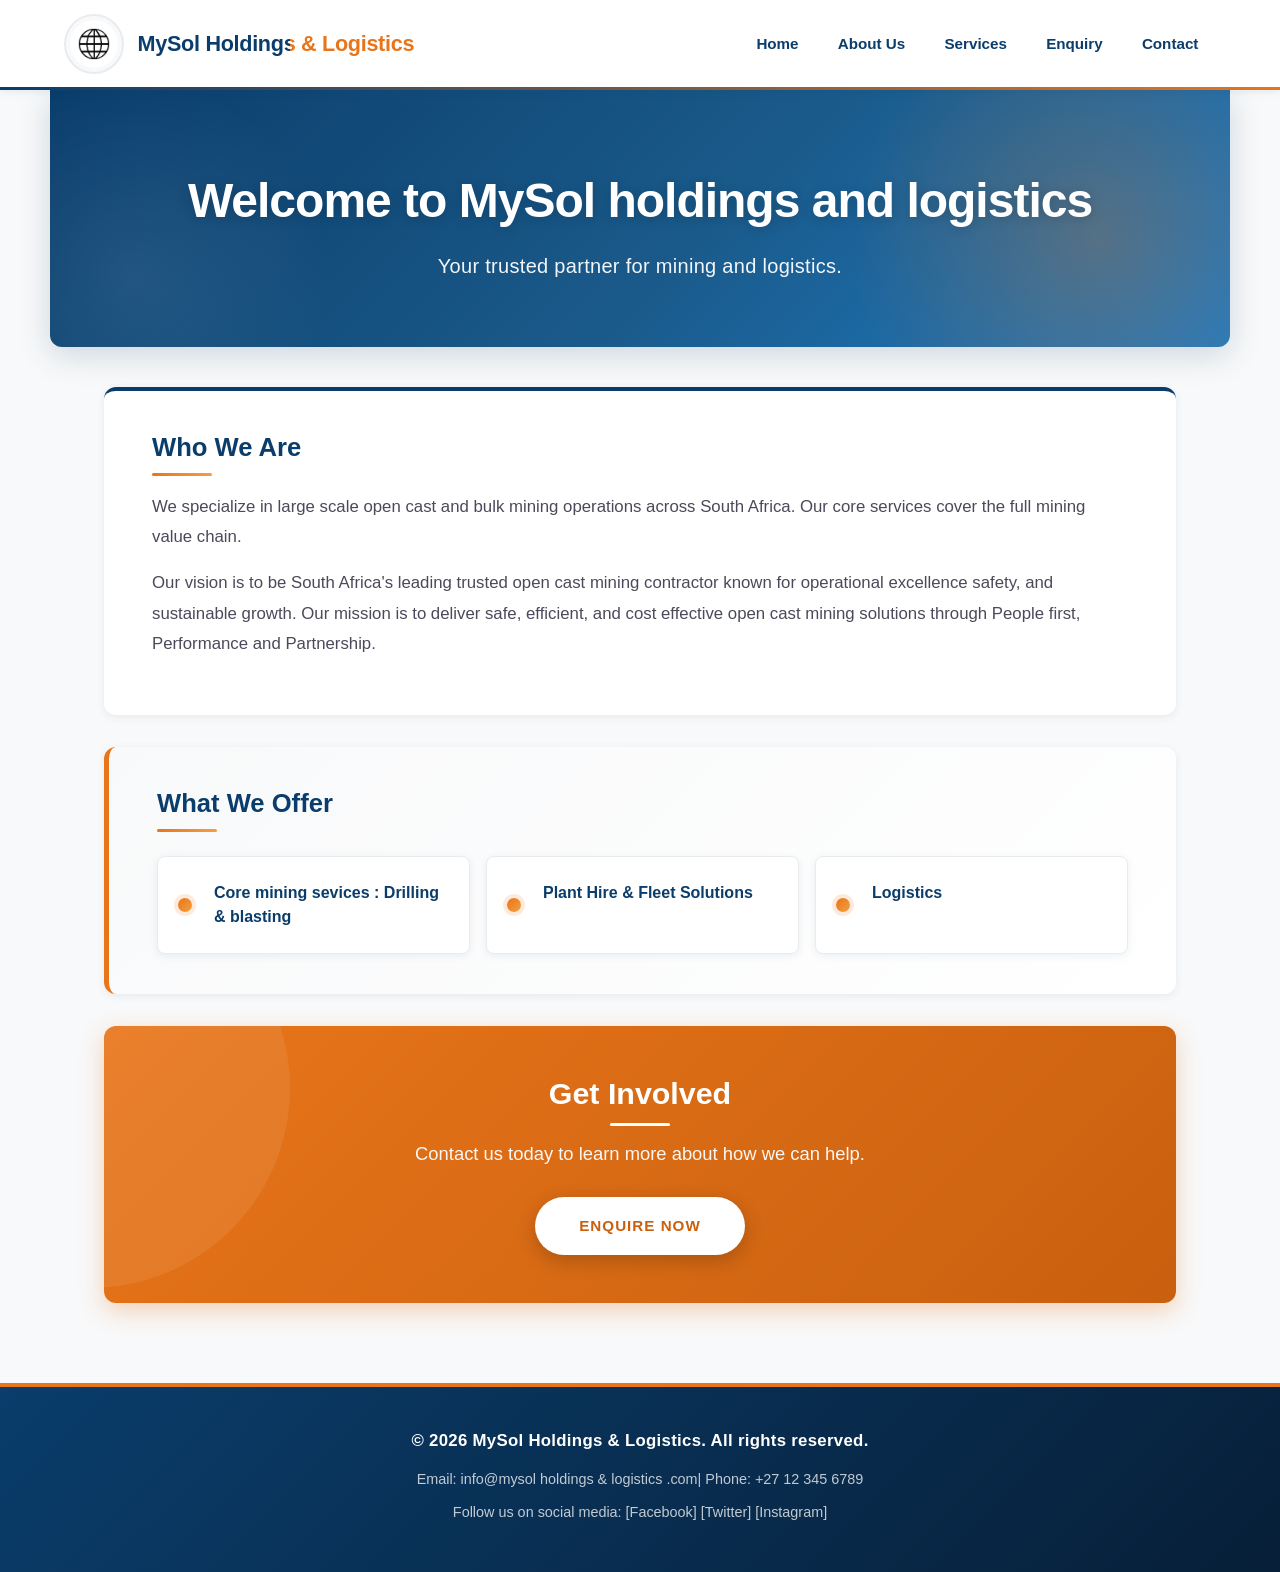
<file: website/index.html>
<!DOCTYPE html>
<html lang="en">
<head>
    <meta charset="UTF-8">
    <meta name="viewport" content="width=device-width, initial-scale=1.0">
    <title>Home - Organisation Name</title>
</head>
<body>

    <!-- ===== HEADER WITH NAVIGATION ===== -->
    <header>
        <div>
            <img src="images/logo.png" alt="Organisation Logo" width="150">
        </div>
        <nav>
            <ul>
                <li><a href="index.html">Home</a></li>
                <li><a href="about.html">About Us</a></li>
                <li><a href="services.html">Services</a></li>
                <li><a href="enquiry.html">Enquiry</a></li>
                <li><a href="contact.html">Contact</a></li>
                <link rel="stylesheet" href="CSS/index.css">
            </ul>
        </nav>
    </header>

    <!-- ===== MAIN CONTENT ===== -->
    <main>

      
        <section>
            <h1>Welcome to MySol holdings and logistics</h1>
            <p>Your trusted partner for mining and logistics.</p>
           
        </section>

        <!-- Introduction Section -->
        <section>
            <h2>Who We Are</h2>
            <p>We specialize in large scale open cast and bulk mining operations across South Africa. Our core services cover the full mining value chain.</p>
            <p>Our vision is to be South Africa's leading trusted open cast mining contractor known for operational excellence safety, and sustainable growth. Our mission is to deliver safe, efficient, and cost effective open cast mining solutions through People first, Performance and Partnership.</p>
        </section>

        <!-- Key Features / Highlights -->
        <section>
            <h2>What We Offer</h2>
            <ul>
                <li>Core mining sevices : Drilling & blasting</li>
                <li>Plant Hire & Fleet Solutions</li>
                <li>Logistics</li>
            </ul>
        </section>

        <!-- Call to Action -->
        <section>
            <h2>Get Involved</h2>
            <p>Contact us today to learn more about how we can help.</p>
            <a href="enquiry.html">Enquire Now</a>
        </section>

    </main>

    <!-- ===== FOOTER ===== -->
    <footer>
        <p>&copy; 2026 MySol Holdings & Logistics. All rights reserved.</p>
        <p>Email: info@mysol holdings & logistics .com| Phone: +27 12 345 6789</p>
        <p>Follow us on social media: [Facebook] [Twitter] [Instagram]</p>
    </footer>

</body>
</html>
</file>
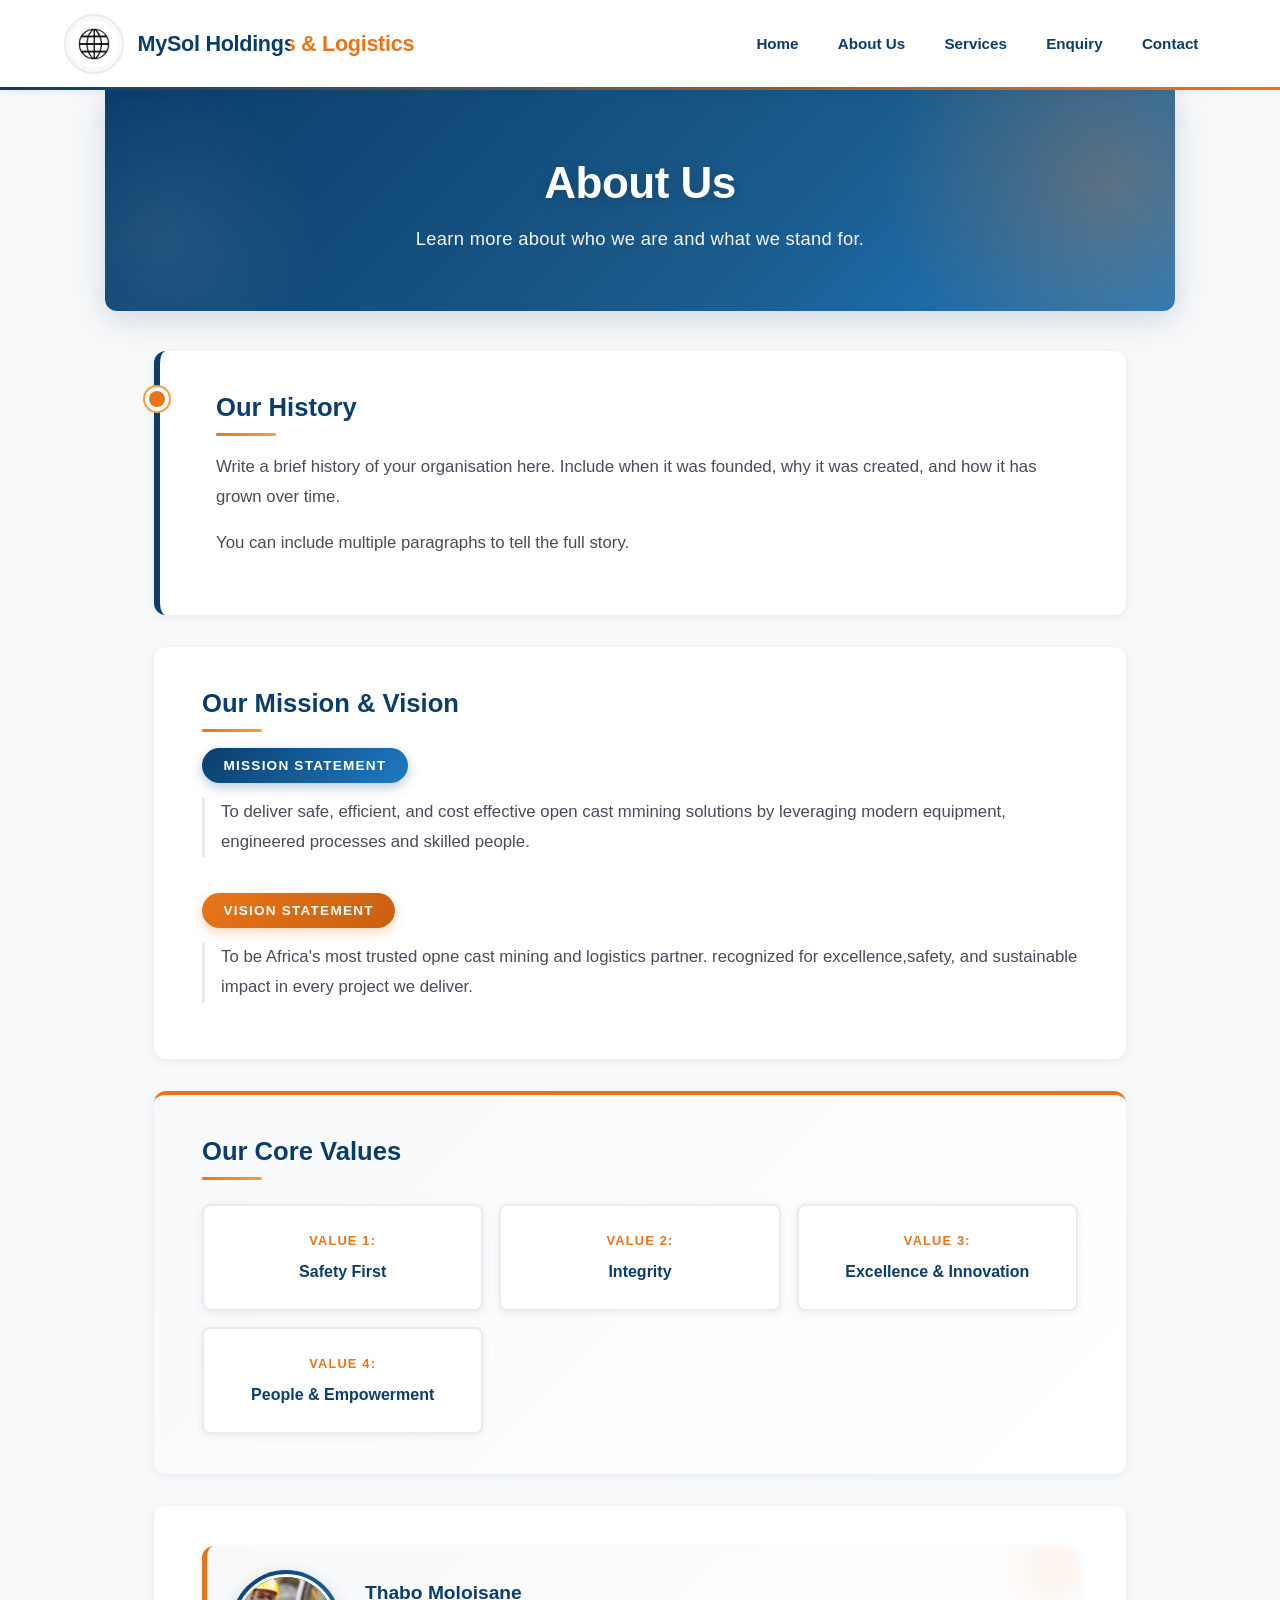
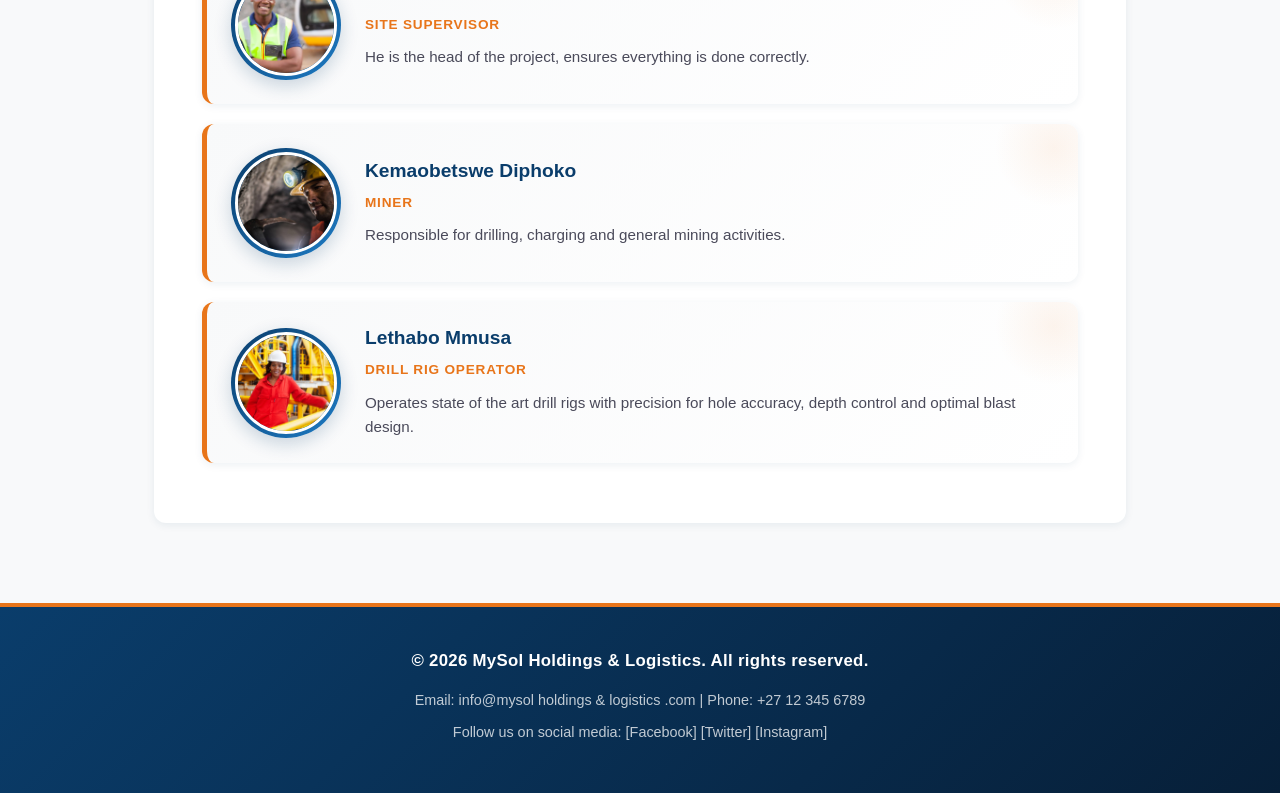
<file: website/about.html>
<!DOCTYPE html>
<html lang="en">
<head>
    <meta charset="UTF-8">
    <meta name="viewport" content="width=device-width, initial-scale=1.0">
    <title>About Us - Organisation Name</title>
</head>
<body>

    <!-- ===== HEADER WITH NAVIGATION ===== -->
    <header>
        <div>
            <img src="images/logo.png" alt="Organisation Logo" width="150">
        </div>
        <nav>
            <ul>
                <li><a href="index.html">Home</a></li>
                <li><a href="about.html">About Us</a></li>
                <li><a href="services.html">Services</a></li>
                <li><a href="enquiry.html">Enquiry</a></li>
                <li><a href="contact.html">Contact</a></li>
                <link rel="stylesheet" href="CSS/about.css">
            </ul>
        </nav>
    </header>

    <!-- ===== MAIN CONTENT ===== -->
    <main>

        <!-- Page Title -->
        <section>
            <h1>About Us</h1>
            <p>Learn more about who we are and what we stand for.</p>
        </section>

        <!-- Organisation History -->
        <section>
            <h2>Our History</h2>
            <p>Write a brief history of your organisation here. Include when it was founded, why it was created, and how it has grown over time.</p>
            <p>You can include multiple paragraphs to tell the full story.</p>
        </section>

        <!-- Mission and Vision -->
        <section>
            <h2>Our Mission & Vision</h2>
            
            <h3>Mission Statement</h3>
            <p>To deliver safe, efficient, and cost effective open cast mmining solutions by leveraging modern equipment, engineered processes and skilled people.</p>
            <h3>Vision Statement</h3>
            <p>To be Africa's most trusted opne cast mining and logistics partner. recognized for excellence,safety, and sustainable impact in every  project we deliver.</p>
        </section>

        <!-- Values -->
        <section>
            <h2>Our Core Values</h2>
            <ul>
                <li><strong>Value 1:</strong>Safety First</li>
                <li><strong>Value 2:</strong>Integrity</li>
                <li><strong>Value 3:</strong>Excellence & Innovation</li>
                <li><strong>Value 4:</strong>People & Empowerment</li>
            </ul>
        </section>

        <!-- Team Members -->
        <section>
            <div class="team-card">
                <div class="team-photo">
                    <img src="images/thabo.jpg" alt="Thabo Moloisane - Site Supervisor">
                </div>
                <div class="team-info">
                    <h3>Thabo Moloisane</h3>
                    <p><strong>Site Supervisor</strong></p>
                    <p>He is the head of the project, ensures everything is done correctly.</p>
                </div>
            </div>

            <div class="team-card">
                <div class="team-photo">
                    <img src="images/kemoabetswe.jpg" alt="Kemaobetswe Diphoko - Miner">
                </div>
                <div class="team-info">
                    <h3>Kemaobetswe Diphoko</h3>
                    <p><strong>Miner</strong></p>
                    <p>Responsible for drilling, charging and general mining activities.</p>
                </div>
            </div>

            <div class="team-card">
                <div class="team-photo">
                    <img src="images/lethabo.jpg" alt="Lethabo Mmusa - Drill Rig Operator">
                </div>
                <div class="team-info">
                    <h3>Lethabo Mmusa</h3>
                    <p><strong>Drill Rig Operator</strong></p>
                    <p>Operates state of the art drill rigs with precision for hole accuracy, depth control and optimal blast design.</p>
                </div>
            </div>
        </section>

    </main>

    <!-- ===== FOOTER ===== -->
    <footer>
        <p>&copy; 2026 MySol Holdings & Logistics. All rights reserved.</p>
        <p>Email: info@mysol holdings & logistics .com | Phone: +27 12 345 6789</p>
        <p>Follow us on social media: [Facebook] [Twitter] [Instagram]</p>
    </footer>

</body>
</html>
</file>
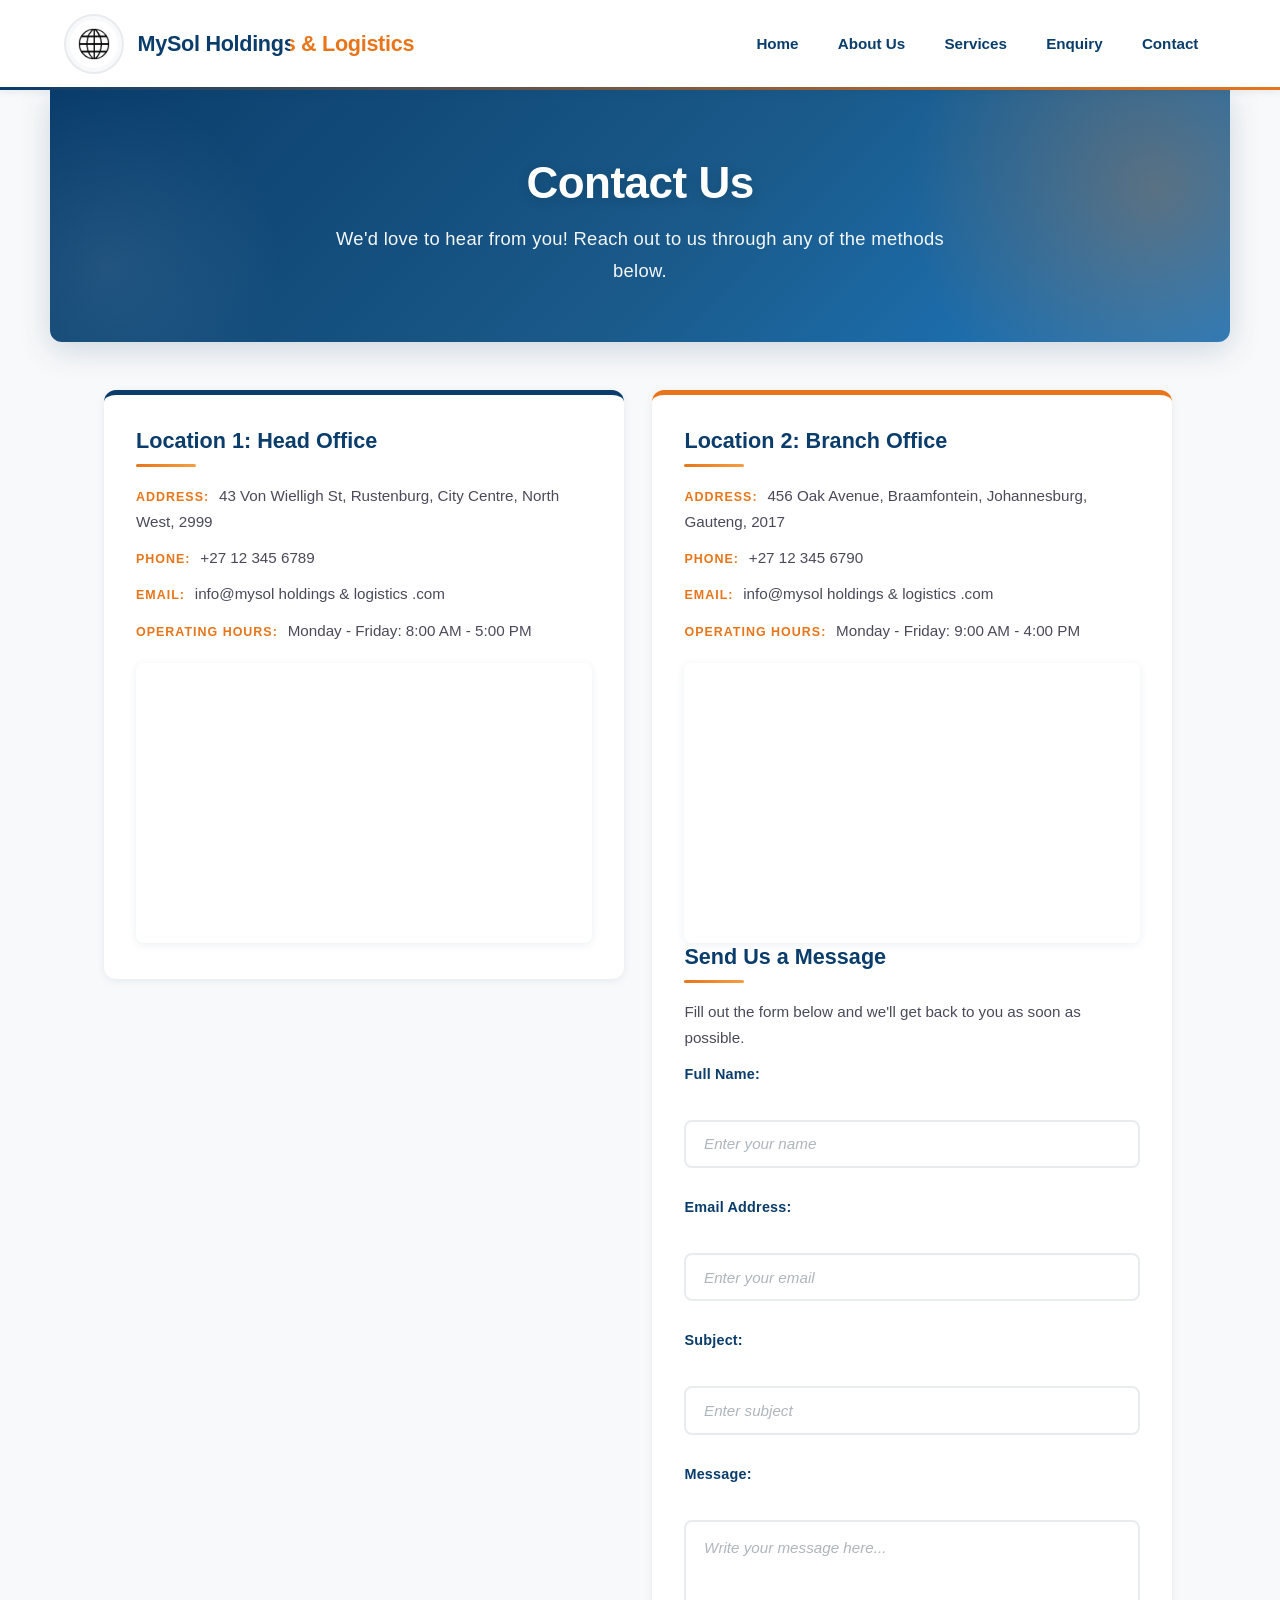
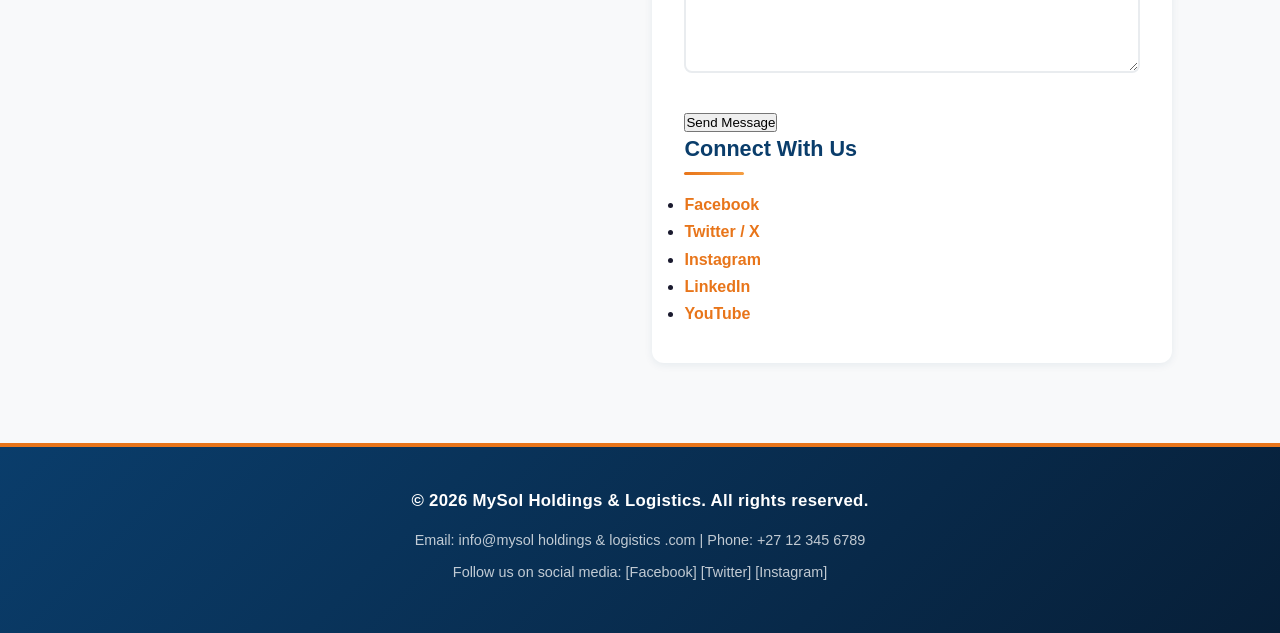
<file: website/contact.html>
<!DOCTYPE html>
<html lang="en">
<head>
    <meta charset="UTF-8">
    <meta name="viewport" content="width=device-width, initial-scale=1.0">
    <title>Contact - Organisation Name</title>
</head>
<body>

    <!-- ===== HEADER WITH NAVIGATION ===== -->
    <header>
        <div>
            <img src="images/logo.png" alt="Organisation Logo" width="150">
        </div>
        <nav>
            <ul>
                <li><a href="index.html">Home</a></li>
                <li><a href="about.html">About Us</a></li>
                <li><a href="services.html">Services</a></li>
                <li><a href="enquiry.html">Enquiry</a></li>
                <li><a href="contact.html">Contact</a></li>
                <link rel="stylesheet" href="CSS/contact.css">
            </ul>
        </nav>
    </header>

    <!-- ===== MAIN CONTENT ===== -->
    <main>

        <!-- Page Title -->
        <section>
            <h1>Contact Us</h1>
            <p>We'd love to hear from you! Reach out to us through any of the methods below.</p>
        </section>

        <!-- Location 1 -->
        <section>
            <h2>Location 1: Head Office</h2>
            <p><strong>Address:</strong> 43 Von Wielligh St, Rustenburg, City Centre, North West, 2999</p>
            <p><strong>Phone:</strong> +27 12 345 6789</p>
            <p><strong>Email:</strong> info@mysol holdings & logistics .com</p>
            <p><strong>Operating Hours:</strong> Monday - Friday: 8:00 AM - 5:00 PM</p>
            <!-- Map placeholder -->
            <iframe src="https://www.google.com/maps/embed?pb=!1m18!1m12!1m3!1d3595.937837672436!2d27.235020574523013!3d-25.673355277407456!2m3!1f0!2f0!3f0!3m2!1i1024!2i768!4f13.1!3m3!1m2!1s0x1ebe09d91824f307%3A0x62cb518120f85bdc!2sMySol%20Holdings%20and%20Logistics%20PTY(LTD)!5e0!3m2!1sen!2sza!4v1786690045069!5m2!1sen!2sza" width="600" height="450" style="border:0;" allowfullscreen="" loading="lazy" referrerpolicy="strict-origin-when-cross-origin"></iframe>
        </section>

        <!-- Location 2 -->
        <section>
            <h2>Location 2: Branch Office</h2>
            <p><strong>Address:</strong> 456 Oak Avenue, Braamfontein, Johannesburg, Gauteng, 2017</p>
            <p><strong>Phone:</strong> +27 12 345 6790</p>
            <p><strong>Email:</strong> info@mysol holdings & logistics .com</p>
            <p><strong>Operating Hours:</strong> Monday - Friday: 9:00 AM - 4:00 PM</p>
            <!-- Map placeholder -->
           <iframe src="https://www.google.com/maps/embed?pb=!1m18!1m12!1m3!1d14320.477138010294!2d28.02776474054277!3d-26.192797683333346!2m3!1f0!2f0!3f0!3m2!1i1024!2i768!4f13.1!3m3!1m2!1s0x1e950c1974081ac5%3A0xd12a225dc667e805!2sBraamfontein%2C%20Johannesburg%2C%202017!5e0!3m2!1sen!2sza!4v1786690291360!5m2!1sen!2sza" width="600" height="450" style="border:0;" allowfullscreen="" loading="lazy" referrerpolicy="strict-origin-when-cross-origin"></iframe>

        <!-- Contact Form -->
        <section>
            <h2>Send Us a Message</h2>
            <p>Fill out the form below and we'll get back to you as soon as possible.</p>

            <form action="#" method="POST">
                <div>
                    <label for="contact-name">Full Name:</label><br>
                    <input type="text" id="contact-name" name="contact-name" placeholder="Enter your name" required>
                </div>
                <br>

                <div>
                    <label for="contact-email">Email Address:</label><br>
                    <input type="email" id="contact-email" name="contact-email" placeholder="Enter your email" required>
                </div>
                <br>

                <div>
                    <label for="contact-subject">Subject:</label><br>
                    <input type="text" id="contact-subject" name="contact-subject" placeholder="Enter subject">
                </div>
                <br>

                <div>
                    <label for="contact-message">Message:</label><br>
                    <textarea id="contact-message" name="contact-message" rows="5" cols="50" placeholder="Write your message here..." required></textarea>
                </div>
                <br>

                <div>
                    <button type="submit">Send Message</button>
                </div>
            </form>
        </section>

        <!-- Social Media Links -->
        <section>
            <h2>Connect With Us</h2>
            <ul>
                <li><a href="#">Facebook</a></li>
                <li><a href="#">Twitter / X</a></li>
                <li><a href="#">Instagram</a></li>
                <li><a href="#">LinkedIn</a></li>
                <li><a href="#">YouTube</a></li>
            </ul>
        </section>

    </main>

    <!-- ===== FOOTER ===== -->
    <footer>
        <p>&copy; 2026 MySol Holdings & Logistics. All rights reserved.</p>
        <p>Email: info@mysol holdings & logistics .com | Phone: +27 12 345 6789</p>
        <p>Follow us on social media: [Facebook] [Twitter] [Instagram]</p>
    </footer>

</body>
</html>
</file>
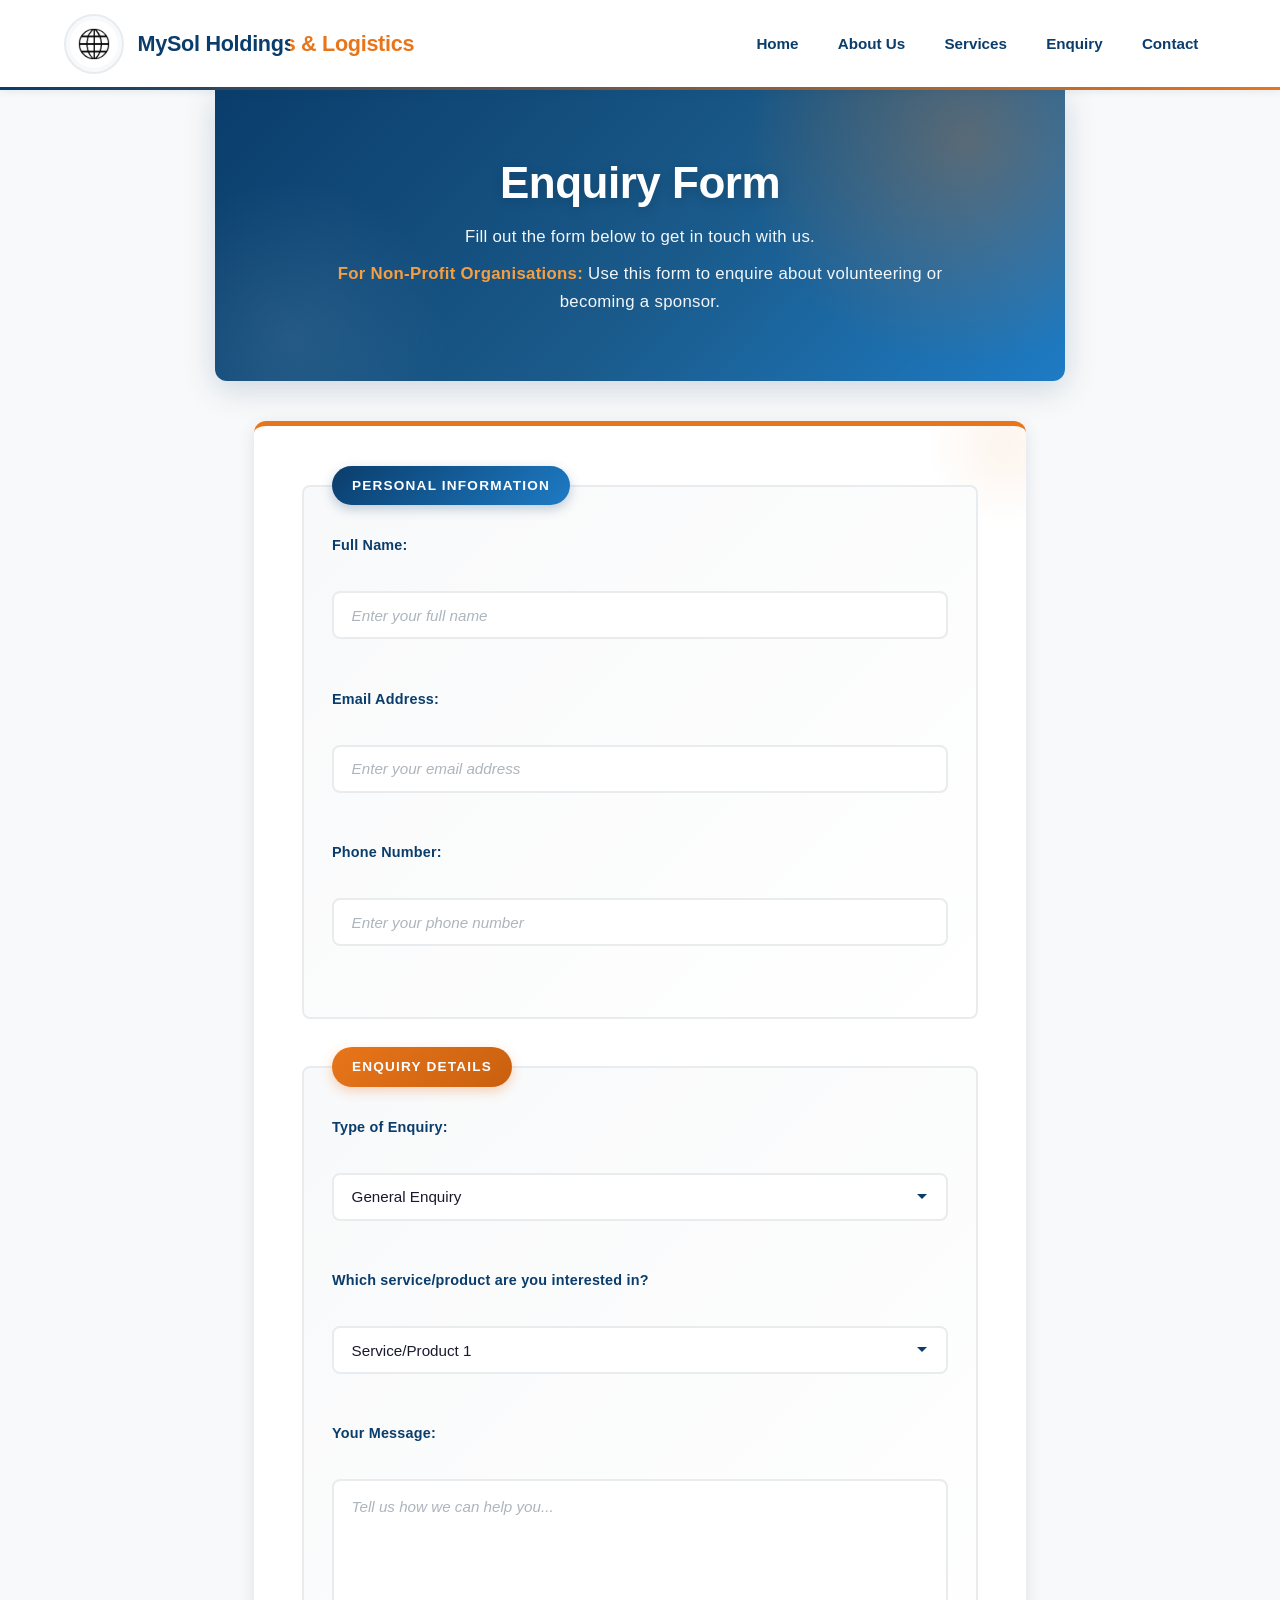
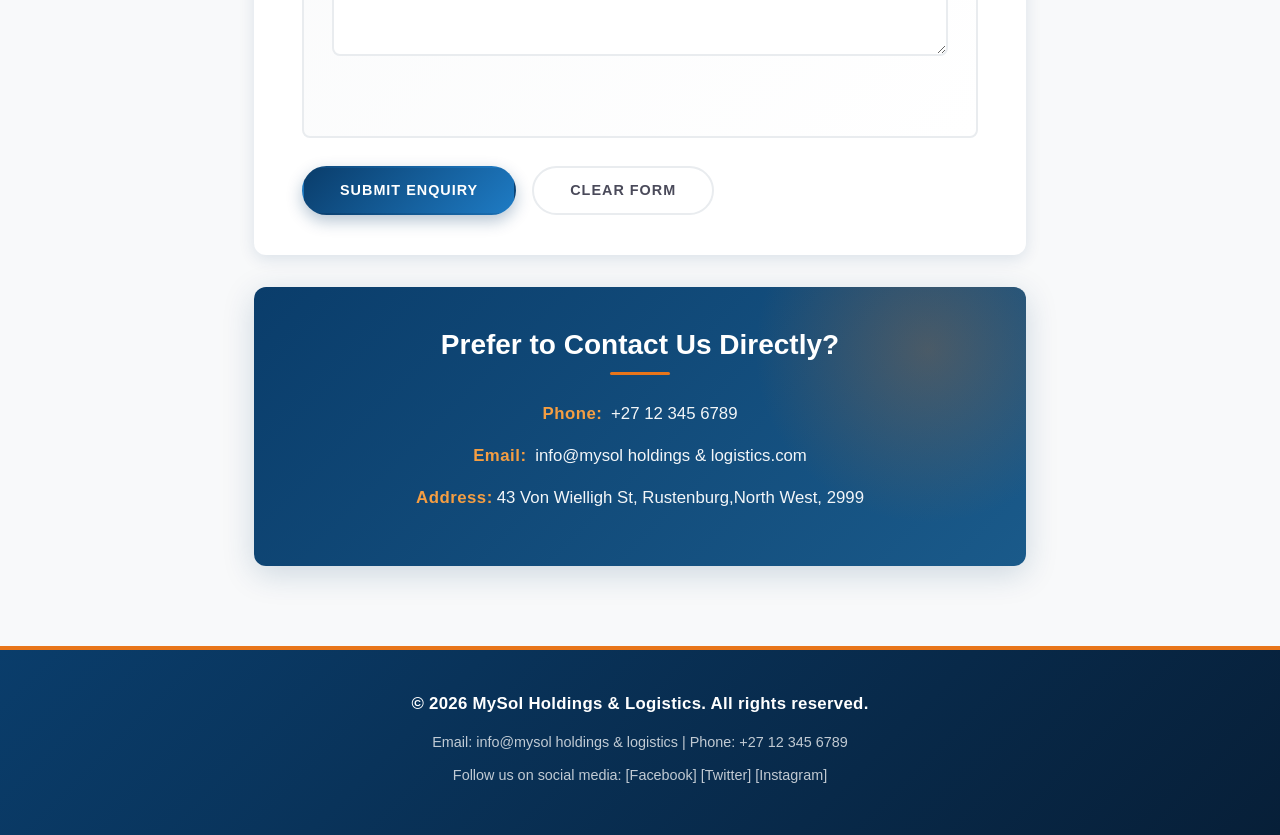
<file: website/enquiry.html>
<!DOCTYPE html>
<html lang="en">
<head>
    <meta charset="UTF-8">
    <meta name="viewport" content="width=device-width, initial-scale=1.0">
    <title>Enquiry - Organisation Name</title>
</head>
<body>

    <!-- ===== HEADER WITH NAVIGATION ===== -->
    <header>
        <div>
            <img src="images/logo.png" alt="Organisation Logo" width="150">
        </div>
        <nav>
            <ul>
                <li><a href="index.html">Home</a></li>
                <li><a href="about.html">About Us</a></li>
                <li><a href="services.html">Services</a></li>
                <li><a href="enquiry.html">Enquiry</a></li>
                <li><a href="contact.html">Contact</a></li>
                <link rel="stylesheet" href="CSS/enquiry.css">
            </ul>
        </nav>
    </header>

    <!-- ===== MAIN CONTENT ===== -->
    <main>

        <!-- Page Title -->
        <section>
            <h1>Enquiry Form</h1>
            <p>Fill out the form below to get in touch with us.</p>
            <p><strong>For Non-Profit Organisations:</strong> Use this form to enquire about volunteering or becoming a sponsor.</p>
        </section>

        <!-- Enquiry Form -->
        <section>
            <form action="#" method="POST">

                <!-- Personal Information -->
                <fieldset>
                    <legend>Personal Information</legend>
                    
                    <div>
                        <label for="fullname">Full Name:</label><br>
                        <input type="text" id="fullname" name="fullname" placeholder="Enter your full name" required>
                    </div>
                    <br>

                    <div>
                        <label for="email">Email Address:</label><br>
                        <input type="email" id="email" name="email" placeholder="Enter your email address" required>
                    </div>
                    <br>

                    <div>
                        <label for="phone">Phone Number:</label><br>
                        <input type="tel" id="phone" name="phone" placeholder="Enter your phone number">
                    </div>
                    <br>

                </fieldset>

                <!-- Enquiry Details -->
                <fieldset>
                    <legend>Enquiry Details</legend>

                    <div>
                        <label for="enquiry-type">Type of Enquiry:</label><br>
                        <select id="enquiry-type" name="enquiry-type">
                            <option value="general">General Enquiry</option>
                            <option value="service">Service/Product Enquiry</option>
                            <option value="volunteer">Volunteer Opportunity (NPO)</option>
                            <option value="sponsor">Sponsorship (NPO)</option>
                            <option value="other">Other</option>
                        </select>
                    </div>
                    <br>

                    <div>
                        <label for="service-interest">Which service/product are you interested in?</label><br>
                        <select id="service-interest" name="service-interest">
                            <option value="service1">Service/Product 1</option>
                            <option value="service2">Service/Product 2</option>
                            <option value="service3">Service/Product 3</option>
                            <option value="not-sure">I'm not sure yet</option>
                        </select>
                    </div>
                    <br>

                    <div>
                        <label for="message">Your Message:</label><br>
                        <textarea id="message" name="message" rows="6" cols="50" placeholder="Tell us how we can help you..." required></textarea>
                    </div>
                    <br>

                </fieldset>

                <!-- Submit Button -->
                <div>
                    <button type="submit">Submit Enquiry</button>
                    <button type="reset">Clear Form</button>
                </div>

            </form>
        </section>

        <!-- Contact Information -->
        <section>
            <h2>Prefer to Contact Us Directly?</h2>
            <p><strong>Phone:</strong> +27 12 345 6789</p>
            <p><strong>Email:</strong> info@mysol holdings & logistics.com</p>
            <p><strong>Address:</strong>43 Von Wielligh St, Rustenburg,North West, 2999</p>
        </section>

    </main>

    <!-- ===== FOOTER ===== -->
    <footer>
        <p>&copy; 2026 MySol Holdings & Logistics. All rights reserved.</p>
        <p>Email: info@mysol holdings & logistics | Phone: +27 12 345 6789</p>
        <p>Follow us on social media: [Facebook] [Twitter] [Instagram]</p>
    </footer>

</body>
</html>
</file>
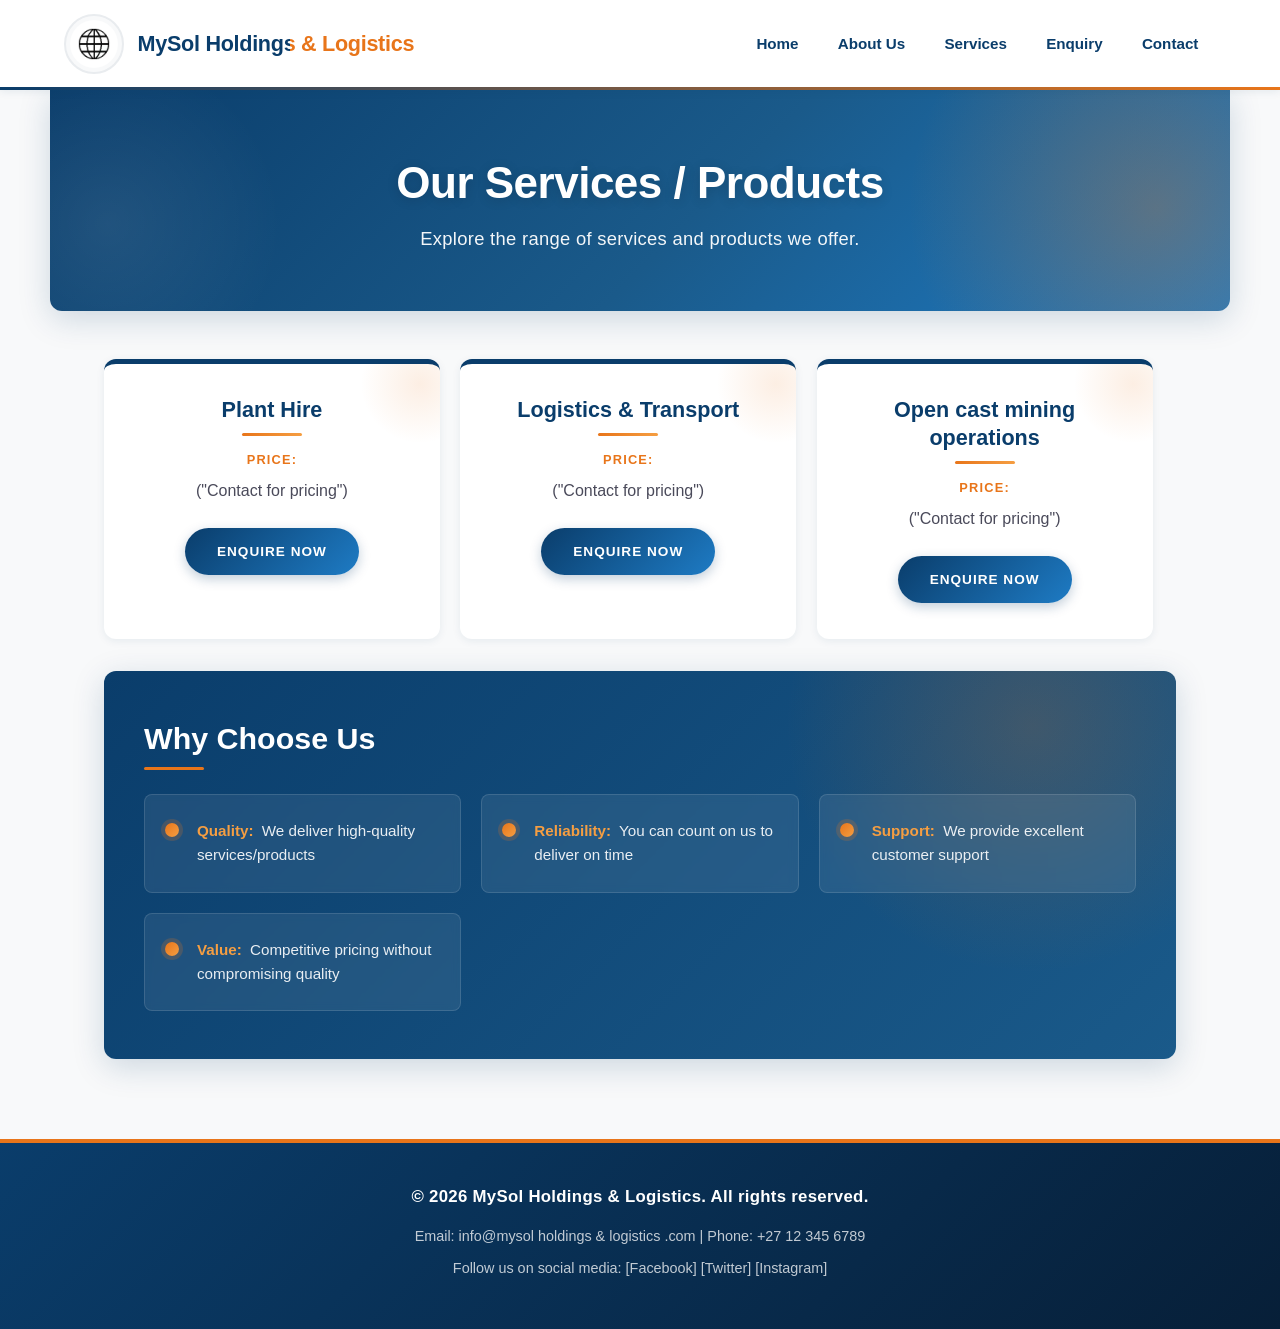
<file: website/services.html>
<!DOCTYPE html>
<html lang="en">
<head>
    <meta charset="UTF-8">
    <meta name="viewport" content="width=device-width, initial-scale=1.0">
    <title>Services - Organisation Name</title>
</head>
<body>

    <!-- ===== HEADER WITH NAVIGATION ===== -->
    <header>
        <div>
            <img src="images/logo.png" alt="Organisation Logo" width="150">
        </div>
        <nav>
            <ul>
                <li><a href="index.html">Home</a></li>
                <li><a href="about.html">About Us</a></li>
                <li><a href="services.html">Services</a></li>
                <li><a href="enquiry.html">Enquiry</a></li>
                <li><a href="contact.html">Contact</a></li>
                <link rel="stylesheet" href="CSS/services.css">
            </ul>
        </nav>
    </header>

    <!-- ===== MAIN CONTENT ===== -->
    <main>

        <!-- Page Title -->
        <section>
            <h1>Our Services / Products</h1>
            <p>Explore the range of services and products we offer.</p>
        </section>

        <!-- Service 1 -->
        <section>
            <h2>Plant Hire</h2>
            <p><strong>Price:</strong> ("Contact for pricing")</p>
            <a href="enquiry.html">Enquire Now</a>
        </section>

        <!-- Service 2 -->
        <section>
            <h2>Logistics & Transport</h2>
            <p><strong>Price:</strong>("Contact for pricing")</p>
            <a href="enquiry.html">Enquire Now</a>
        </section>

        <!-- Service 3 -->
        <section>
            <h2>Open cast mining operations</h2>
            <p><strong>Price:</strong>("Contact for pricing")</p>
            <a href="enquiry.html">Enquire Now</a>
        </section>

        <!-- Service Packages / Additional Info -->
        <section>
            <h2>Why Choose Us</h2>
            <ul>
                <li><strong>Quality:</strong> We deliver high-quality services/products</li>
                <li><strong>Reliability:</strong> You can count on us to deliver on time</li>
                <li><strong>Support:</strong> We provide excellent customer support</li>
                <li><strong>Value:</strong> Competitive pricing without compromising quality</li>
            </ul>
        </section>

    </main>

    <!-- ===== FOOTER ===== -->
    <footer>
        <p>&copy; 2026 MySol Holdings & Logistics. All rights reserved.</p>
        <p>Email: info@mysol holdings & logistics .com | Phone: +27 12 345 6789</p>
        <p>Follow us on social media: [Facebook] [Twitter] [Instagram]</p>
    </footer>

</body>
</html>
</file>
<file: website/CSS/index.css>
:root {
    --white: #ffffff;
    --off-white: #f8f9fa;
    --light-gray: #e9ecef;
    --blue: #0a3d6b;
    --blue-light: #1a5a8a;
    --blue-accent: #1e7bc4;
    --orange: #e8751a;
    --orange-dark: #c9600f;
    --orange-light: #f59e42;
    --text-dark: #1a1a2e;
    --text-medium: #4a4a5a;
    --text-light: #6c757d;
    --shadow-sm: 0 2px 8px rgba(10, 61, 107, 0.08);
    --shadow-md: 0 4px 16px rgba(10, 61, 107, 0.12);
    --shadow-lg: 0 8px 32px rgba(10, 61, 107, 0.18);
    --radius: 8px;
    --radius-lg: 12px;
    --transition: all 0.3s ease;
}

/* ---------- Reset & Base ---------- */
*, *::before, *::after {
    margin: 0;
    padding: 0;
    box-sizing: border-box;
}

html { scroll-behavior: smooth; }

body {
    font-family: 'Segoe UI', Tahoma, Geneva, Verdana, sans-serif;
    line-height: 1.7;
    color: var(--text-dark);
    background-color: var(--off-white);
    -webkit-font-smoothing: antialiased;
    -moz-osx-font-smoothing: grayscale;
}

img { max-width: 100%; height: auto; display: block; }

h1, h2, h3, h4 {
    font-weight: 700;
    line-height: 1.3;
    color: var(--blue);
}

h1 {
    font-size: 2.4rem;
    margin-bottom: 0.5rem;
    letter-spacing: -0.5px;
}

h2 {
    font-size: 1.6rem;
    margin-bottom: 1rem;
    position: relative;
    padding-bottom: 0.75rem;
}

h2::after {
    content: '';
    position: absolute;
    bottom: 0;
    left: 0;
    width: 60px;
    height: 3px;
    background: linear-gradient(90deg, var(--orange), var(--orange-light));
    border-radius: 2px;
}

p { margin-bottom: 1rem; color: var(--text-medium); }

a { color: var(--orange); text-decoration: none; font-weight: 600; transition: var(--transition); }
a:hover { color: var(--orange-dark); }

/* ============================================
   HEADER — with visible organisation name
   ============================================ */
header {
    background: var(--white);
    box-shadow: var(--shadow-sm);
    position: sticky;
    top: 0;
    z-index: 1000;
    display: flex;
    align-items: center;
    justify-content: space-between;
    padding: 0.85rem 5%;
    flex-wrap: wrap;
    gap: 1rem;
    border-bottom: 3px solid transparent;
    border-image: linear-gradient(90deg, var(--blue), var(--orange)) 1;
}

/* The logo + name container */
header > div {
    display: flex;
    align-items: center;
    gap: 0.85rem;
    flex-shrink: 0;
}

header img {
    width: 60px;
    height: 60px;
    object-fit: contain;
    border-radius: 50%;
    background: var(--off-white);
    padding: 4px;
    border: 2px solid var(--light-gray);
}

/* Organisation name — prominent and visible */
header > div::after {
    content: "MySol Holdings & Logistics";
    font-size: 1.35rem;
    font-weight: 800;
    letter-spacing: -0.3px;
    color: var(--blue);
    line-height: 1.2;
    white-space: nowrap;
}

/* Make the word "Logistics" pop in orange */
header > div::after {
    background: linear-gradient(90deg, var(--blue) 0%, var(--blue) 55%, var(--orange) 55%, var(--orange) 100%);
    -webkit-background-clip: text;
    background-clip: text;
    -webkit-text-fill-color: transparent;
}

/* ---------- Navigation ---------- */
nav ul {
    list-style: none;
    display: flex;
    gap: 0.25rem;
    flex-wrap: wrap;
    align-items: center;
}

nav ul li a {
    display: inline-block;
    padding: 0.6rem 1.1rem;
    color: var(--blue);
    font-weight: 600;
    font-size: 0.95rem;
    border-radius: var(--radius);
    position: relative;
    transition: var(--transition);
    text-decoration: none;
}

nav ul li a::after {
    content: '';
    position: absolute;
    bottom: 4px;
    left: 50%;
    transform: translateX(-50%) scaleX(0);
    width: 60%;
    height: 2px;
    background: var(--orange);
    border-radius: 2px;
    transition: transform 0.3s ease;
}

nav ul li a:hover {
    color: var(--orange);
    background: rgba(232, 117, 26, 0.06);
}

nav ul li a:hover::after { transform: translateX(-50%) scaleX(1); }

nav ul li a.active {
    color: var(--orange);
    background: rgba(232, 117, 26, 0.08);
}

nav ul li a.active::after { transform: translateX(-50%) scaleX(1); }

/* ============================================
   MAIN CONTENT
   ============================================ */
main {
    max-width: 1200px;
    margin: 0 auto;
    padding: 0 5% 3rem;
}

/* ---------- Hero Section ---------- */
main > section:first-of-type {
    background: linear-gradient(135deg, var(--blue) 0%, var(--blue-light) 55%, var(--blue-accent) 100%);
    color: var(--white);
    border-radius: 0 0 var(--radius-lg) var(--radius-lg);
    padding: 5rem 2.5rem 4rem;
    margin: 0 -5% 2.5rem;
    position: relative;
    overflow: hidden;
    text-align: center;
    box-shadow: var(--shadow-lg);
}

main > section:first-of-type::before {
    content: '';
    position: absolute;
    top: -40%;
    right: -10%;
    width: 500px;
    height: 500px;
    background: radial-gradient(circle, rgba(232, 117, 26, 0.28) 0%, transparent 70%);
    border-radius: 50%;
    pointer-events: none;
    animation: pulse 6s ease-in-out infinite;
}

main > section:first-of-type::after {
    content: '';
    position: absolute;
    bottom: -50%;
    left: -10%;
    width: 400px;
    height: 400px;
    background: radial-gradient(circle, rgba(255, 255, 255, 0.08) 0%, transparent 70%);
    border-radius: 50%;
    pointer-events: none;
}

@keyframes pulse {
    0%, 100% { transform: scale(1); opacity: 0.8; }
    50% { transform: scale(1.15); opacity: 1; }
}

main > section:first-of-type h1 {
    color: var(--white);
    font-size: 3rem;
    font-weight: 800;
    letter-spacing: -1px;
    margin-bottom: 1rem;
    position: relative;
    z-index: 1;
    text-shadow: 0 2px 12px rgba(0, 0, 0, 0.18);
}

main > section:first-of-type p {
    color: rgba(255, 255, 255, 0.95);
    font-size: 1.25rem;
    max-width: 700px;
    margin: 0 auto;
    position: relative;
    z-index: 1;
    font-weight: 300;
    letter-spacing: 0.3px;
}

/* ---------- "Who We Are" Section ---------- */
main > section:nth-of-type(2) {
    background: var(--white);
    border-radius: var(--radius-lg);
    padding: 2.5rem 3rem;
    margin-bottom: 2rem;
    box-shadow: var(--shadow-sm);
    border-top: 4px solid var(--blue);
    transition: var(--transition);
}

main > section:nth-of-type(2):hover {
    box-shadow: var(--shadow-md);
    transform: translateY(-2px);
}

main > section:nth-of-type(2) p {
    font-size: 1.05rem;
    line-height: 1.8;
}

/* ---------- "What We Offer" Section ---------- */
main > section:nth-of-type(3) {
    background: linear-gradient(135deg, var(--off-white), var(--white));
    border-radius: var(--radius-lg);
    padding: 2.5rem 3rem;
    margin-bottom: 2rem;
    box-shadow: var(--shadow-sm);
    border-left: 5px solid var(--orange);
    transition: var(--transition);
}

main > section:nth-of-type(3):hover { box-shadow: var(--shadow-md); }

main > section:nth-of-type(3) ul {
    list-style: none;
    display: grid;
    grid-template-columns: repeat(auto-fit, minmax(280px, 1fr));
    gap: 1rem;
    margin-top: 1.5rem;
}

main > section:nth-of-type(3) ul li {
    background: var(--white);
    padding: 1.5rem 1.5rem 1.5rem 3.5rem;
    border-radius: var(--radius);
    position: relative;
    box-shadow: var(--shadow-sm);
    font-weight: 600;
    color: var(--blue);
    transition: var(--transition);
    border: 1px solid var(--light-gray);
    font-size: 1rem;
    line-height: 1.5;
}

main > section:nth-of-type(3) ul li::before {
    content: '';
    position: absolute;
    left: 1.25rem;
    top: 50%;
    transform: translateY(-50%);
    width: 14px;
    height: 14px;
    background: linear-gradient(135deg, var(--orange), var(--orange-light));
    border-radius: 50%;
    box-shadow: 0 0 0 4px rgba(232, 117, 26, 0.15);
    transition: var(--transition);
}

main > section:nth-of-type(3) ul li:hover {
    transform: translateY(-4px);
    box-shadow: var(--shadow-md);
    border-color: var(--orange);
    color: var(--orange);
}

main > section:nth-of-type(3) ul li:hover::before {
    box-shadow: 0 0 0 6px rgba(232, 117, 26, 0.2);
    transform: translateY(-50%) scale(1.15);
}

/* ---------- "Get Involved" CTA Section ---------- */
main > section:nth-of-type(4) {
    background: linear-gradient(135deg, var(--orange) 0%, var(--orange-dark) 100%);
    color: var(--white);
    border-radius: var(--radius-lg);
    padding: 3rem 2.5rem;
    margin-bottom: 2rem;
    text-align: center;
    box-shadow: 0 8px 24px rgba(232, 117, 26, 0.3);
    position: relative;
    overflow: hidden;
}

main > section:nth-of-type(4)::before {
    content: '';
    position: absolute;
    top: -50%;
    left: -20%;
    width: 400px;
    height: 400px;
    background: rgba(255, 255, 255, 0.08);
    border-radius: 50%;
    pointer-events: none;
}

main > section:nth-of-type(4) h2 {
    color: var(--white);
    font-size: 1.9rem;
    margin-bottom: 0.75rem;
}

main > section:nth-of-type(4) h2::after {
    left: 50%;
    transform: translateX(-50%);
    background: var(--white);
}

main > section:nth-of-type(4) p {
    color: rgba(255, 255, 255, 0.95);
    font-size: 1.15rem;
    margin-bottom: 1.75rem;
    position: relative;
    z-index: 1;
}

main > section:nth-of-type(4) a[href="enquiry.html"] {
    display: inline-block;
    background: var(--white);
    color: var(--orange-dark);
    padding: 1rem 2.75rem;
    border-radius: 50px;
    font-weight: 700;
    text-transform: uppercase;
    letter-spacing: 1px;
    font-size: 0.95rem;
    box-shadow: 0 6px 20px rgba(0, 0, 0, 0.2);
    transition: var(--transition);
    position: relative;
    z-index: 1;
    text-decoration: none;
}

main > section:nth-of-type(4) a[href="enquiry.html"]:hover {
    background: var(--blue);
    color: var(--white);
    transform: translateY(-3px) scale(1.03);
    box-shadow: 0 10px 28px rgba(0, 0, 0, 0.3);
}

/* ============================================
   FOOTER
   ============================================ */
footer {
    background: linear-gradient(135deg, var(--blue) 0%, #071f38 100%);
    color: rgba(255, 255, 255, 0.85);
    padding: 2.5rem 5%;
    text-align: center;
    border-top: 4px solid var(--orange);
}

footer p {
    color: rgba(255, 255, 255, 0.75);
    margin-bottom: 0.5rem;
    font-size: 0.9rem;
}

footer p:first-child {
    color: var(--white);
    font-weight: 700;
    font-size: 1.05rem;
    margin-bottom: 0.75rem;
    letter-spacing: 0.3px;
}

/* ============================================
   RESPONSIVE
   ============================================ */
@media (max-width: 992px) {
    header {
        flex-direction: column;
        text-align: center;
        padding: 1rem 5%;
    }

    header > div { justify-content: center; }
    header > div::after { font-size: 1.2rem; }
    nav ul { justify-content: center; }
    main > section:first-of-type h1 { font-size: 2.25rem; }
}

@media (max-width: 768px) {
    header > div::after { font-size: 1.05rem; white-space: normal; text-align: center; }
    header img { width: 50px; height: 50px; }

    nav ul { flex-direction: column; width: 100%; gap: 0; }
    nav ul li { width: 100%; }
    nav ul li a {
        display: block;
        text-align: center;
        padding: 0.75rem;
        border-bottom: 1px solid var(--light-gray);
        border-radius: 0;
    }
    nav ul li a::after { display: none; }

    main > section:first-of-type { padding: 3.5rem 1.5rem 3rem; }
    main > section:first-of-type h1 { font-size: 1.85rem; }
    main > section:first-of-type p { font-size: 1rem; }

    main > section:nth-of-type(2),
    main > section:nth-of-type(3) { padding: 1.75rem 1.5rem; }

    main > section:nth-of-type(3) ul { grid-template-columns: 1fr; }
    main > section:nth-of-type(4) { padding: 2rem 1.5rem; }
}

@media (max-width: 480px) {
    main > section:first-of-type h1 { font-size: 1.5rem; }
    main > section:nth-of-type(4) h2 { font-size: 1.4rem; }
    main > section:nth-of-type(4) a[href="enquiry.html"] { width: 100%; }
    header > div::after { font-size: 0.95rem; }
}
</file>
<file: website/CSS/about.css>
:root {
    --white: #ffffff;
    --off-white: #f8f9fa;
    --light-gray: #e9ecef;
    --blue: #0a3d6b;
    --blue-light: #1a5a8a;
    --blue-accent: #1e7bc4;
    --orange: #e8751a;
    --orange-dark: #c9600f;
    --orange-light: #f59e42;
    --text-dark: #1a1a2e;
    --text-medium: #4a4a5a;
    --text-light: #6c757d;
    --shadow-sm: 0 2px 8px rgba(10, 61, 107, 0.08);
    --shadow-md: 0 4px 16px rgba(10, 61, 107, 0.12);
    --shadow-lg: 0 8px 32px rgba(10, 61, 107, 0.18);
    --radius: 8px;
    --radius-lg: 12px;
    --transition: all 0.3s ease;
}

/* ---------- Reset & Base ---------- */
*, *::before, *::after {
    margin: 0;
    padding: 0;
    box-sizing: border-box;
}

html { scroll-behavior: smooth; }

body {
    font-family: 'Segoe UI', Tahoma, Geneva, Verdana, sans-serif;
    line-height: 1.7;
    color: var(--text-dark);
    background-color: var(--off-white);
    -webkit-font-smoothing: antialiased;
    -moz-osx-font-smoothing: grayscale;
}

img { max-width: 100%; height: auto; display: block; }

h1, h2, h3, h4 {
    font-weight: 700;
    line-height: 1.3;
    color: var(--blue);
}

h1 {
    font-size: 2.4rem;
    margin-bottom: 0.5rem;
    letter-spacing: -0.5px;
}

h2 {
    font-size: 1.6rem;
    margin-bottom: 1rem;
    position: relative;
    padding-bottom: 0.75rem;
}

h2::after {
    content: '';
    position: absolute;
    bottom: 0;
    left: 0;
    width: 60px;
    height: 3px;
    background: linear-gradient(90deg, var(--orange), var(--orange-light));
    border-radius: 2px;
}

h3 {
    font-size: 1.25rem;
    margin-bottom: 0.5rem;
    color: var(--blue-light);
}

p { margin-bottom: 1rem; color: var(--text-medium); }

a {
    color: var(--orange);
    text-decoration: none;
    font-weight: 600;
    transition: var(--transition);
}

a:hover { color: var(--orange-dark); }

/* ============================================
   HEADER — with visible organisation name
   ============================================ */
header {
    background: var(--white);
    box-shadow: var(--shadow-sm);
    position: sticky;
    top: 0;
    z-index: 1000;
    display: flex;
    align-items: center;
    justify-content: space-between;
    padding: 0.85rem 5%;
    flex-wrap: wrap;
    gap: 1rem;
    border-bottom: 3px solid transparent;
    border-image: linear-gradient(90deg, var(--blue), var(--orange)) 1;
}

header > div {
    display: flex;
    align-items: center;
    gap: 0.85rem;
    flex-shrink: 0;
}

header img {
    width: 60px;
    height: 60px;
    object-fit: contain;
    border-radius: 50%;
    background: var(--off-white);
    padding: 4px;
    border: 2px solid var(--light-gray);
}

/* Organisation name — always visible */
header > div::after {
    content: "MySol Holdings & Logistics";
    font-size: 1.35rem;
    font-weight: 800;
    letter-spacing: -0.3px;
    line-height: 1.2;
    white-space: nowrap;
    background: linear-gradient(90deg, var(--blue) 0%, var(--blue) 55%, var(--orange) 55%, var(--orange) 100%);
    -webkit-background-clip: text;
    background-clip: text;
    -webkit-text-fill-color: transparent;
}

/* ---------- Navigation ---------- */
nav ul {
    list-style: none;
    display: flex;
    gap: 0.25rem;
    flex-wrap: wrap;
    align-items: center;
}

nav ul li a {
    display: inline-block;
    padding: 0.6rem 1.1rem;
    color: var(--blue);
    font-weight: 600;
    font-size: 0.95rem;
    border-radius: var(--radius);
    position: relative;
    transition: var(--transition);
    text-decoration: none;
}

nav ul li a::after {
    content: '';
    position: absolute;
    bottom: 4px;
    left: 50%;
    transform: translateX(-50%) scaleX(0);
    width: 60%;
    height: 2px;
    background: var(--orange);
    border-radius: 2px;
    transition: transform 0.3s ease;
}

nav ul li a:hover {
    color: var(--orange);
    background: rgba(232, 117, 26, 0.06);
}

nav ul li a:hover::after { transform: translateX(-50%) scaleX(1); }

/* Active page — About Us */
nav ul li a.active {
    color: var(--orange);
    background: rgba(232, 117, 26, 0.08);
}

nav ul li a.active::after { transform: translateX(-50%) scaleX(1); }

/* ============================================
   MAIN CONTENT
   ============================================ */
main {
    max-width: 1100px;
    margin: 0 auto;
    padding: 0 5% 3rem;
}

/* ---------- Page Title Banner ---------- */
main > section:first-of-type {
    background: linear-gradient(135deg, var(--blue) 0%, var(--blue-light) 60%, var(--blue-accent) 100%);
    color: var(--white);
    border-radius: 0 0 var(--radius-lg) var(--radius-lg);
    padding: 4rem 2.5rem 3.5rem;
    margin: 0 -5% 2.5rem;
    text-align: center;
    position: relative;
    overflow: hidden;
    box-shadow: var(--shadow-lg);
}

main > section:first-of-type::before {
    content: '';
    position: absolute;
    top: -60%;
    right: -15%;
    width: 450px;
    height: 450px;
    background: radial-gradient(circle, rgba(232, 117, 26, 0.3) 0%, transparent 70%);
    border-radius: 50%;
    pointer-events: none;
    animation: pulse 6s ease-in-out infinite;
}

main > section:first-of-type::after {
    content: '';
    position: absolute;
    bottom: -40%;
    left: -10%;
    width: 320px;
    height: 320px;
    background: radial-gradient(circle, rgba(255, 255, 255, 0.08) 0%, transparent 70%);
    border-radius: 50%;
    pointer-events: none;
}

@keyframes pulse {
    0%, 100% { transform: scale(1); opacity: 0.8; }
    50% { transform: scale(1.15); opacity: 1; }
}

main > section:first-of-type h1 {
    color: var(--white);
    font-size: 2.75rem;
    font-weight: 800;
    margin-bottom: 0.75rem;
    position: relative;
    z-index: 1;
    text-shadow: 0 2px 12px rgba(0, 0, 0, 0.15);
}

main > section:first-of-type p {
    color: rgba(255, 255, 255, 0.95);
    font-size: 1.15rem;
    max-width: 650px;
    margin: 0 auto;
    position: relative;
    z-index: 1;
    font-weight: 300;
    letter-spacing: 0.3px;
}

/* ---------- Our History Section ---------- */
main > section:nth-of-type(2) {
    background: var(--white);
    border-radius: var(--radius-lg);
    padding: 2.5rem 3rem 2.5rem 3.5rem;
    margin-bottom: 2rem;
    box-shadow: var(--shadow-sm);
    border-left: 6px solid var(--blue);
    transition: var(--transition);
    position: relative;
}

main > section:nth-of-type(2)::before {
    content: '';
    position: absolute;
    top: 2.5rem;
    left: -11px;
    width: 16px;
    height: 16px;
    background: var(--orange);
    border-radius: 50%;
    box-shadow: 0 0 0 4px var(--white), 0 0 0 6px var(--orange-light);
}

main > section:nth-of-type(2):hover {
    box-shadow: var(--shadow-md);
    transform: translateY(-2px);
}

main > section:nth-of-type(2) p {
    font-size: 1.05rem;
    line-height: 1.8;
}

/* ---------- Mission & Vision Section ---------- */
main > section:nth-of-type(3) {
    background: var(--white);
    border-radius: var(--radius-lg);
    padding: 2.5rem 3rem;
    margin-bottom: 2rem;
    box-shadow: var(--shadow-sm);
    transition: var(--transition);
}

main > section:nth-of-type(3):hover { box-shadow: var(--shadow-md); }

main > section:nth-of-type(3) h3 {
    display: inline-block;
    padding: 0.55rem 1.35rem;
    border-radius: 50px;
    font-size: 0.85rem;
    text-transform: uppercase;
    letter-spacing: 1.2px;
    color: var(--white);
    margin-top: 1.25rem;
    margin-bottom: 0.85rem;
    font-weight: 700;
}

main > section:nth-of-type(3) h3:first-of-type {
    margin-top: 0;
    background: linear-gradient(135deg, var(--blue), var(--blue-accent));
    box-shadow: 0 4px 12px rgba(10, 61, 107, 0.28);
}

main > section:nth-of-type(3) h3:last-of-type {
    background: linear-gradient(135deg, var(--orange), var(--orange-dark));
    box-shadow: 0 4px 12px rgba(232, 117, 26, 0.3);
}

main > section:nth-of-type(3) p {
    font-size: 1.05rem;
    line-height: 1.8;
    padding-left: 1rem;
    border-left: 3px solid var(--light-gray);
}

/* ---------- Core Values Section ---------- */
main > section:nth-of-type(4) {
    background: linear-gradient(135deg, var(--off-white), var(--white));
    border-radius: var(--radius-lg);
    padding: 2.5rem 3rem;
    margin-bottom: 2rem;
    box-shadow: var(--shadow-sm);
    border-top: 4px solid var(--orange);
}

main > section:nth-of-type(4) ul {
    list-style: none;
    display: grid;
    grid-template-columns: repeat(auto-fit, minmax(220px, 1fr));
    gap: 1rem;
    margin-top: 1.5rem;
}

main > section:nth-of-type(4) ul li {
    background: var(--white);
    padding: 1.5rem 1.25rem;
    border-radius: var(--radius);
    border: 2px solid var(--light-gray);
    text-align: center;
    transition: var(--transition);
    font-weight: 600;
    color: var(--blue);
    position: relative;
    overflow: hidden;
    box-shadow: var(--shadow-sm);
}

main > section:nth-of-type(4) ul li::before {
    content: '';
    position: absolute;
    top: 0;
    left: 0;
    width: 100%;
    height: 4px;
    background: linear-gradient(90deg, var(--orange), var(--orange-light));
    transform: scaleX(0);
    transform-origin: left;
    transition: transform 0.3s ease;
}

main > section:nth-of-type(4) ul li:hover {
    transform: translateY(-4px);
    border-color: var(--orange);
    box-shadow: var(--shadow-md);
    color: var(--orange);
}

main > section:nth-of-type(4) ul li:hover::before { transform: scaleX(1); }

main > section:nth-of-type(4) ul li strong {
    display: block;
    color: var(--orange);
    font-size: 0.8rem;
    text-transform: uppercase;
    letter-spacing: 1.2px;
    margin-bottom: 0.4rem;
    font-weight: 700;
}

main > section:nth-of-type(4) ul li:hover strong { color: var(--blue); }

/* ============================================
   MEET OUR TEAM — with photos
   ============================================ */
main > section:nth-of-type(5) {
    background: var(--white);
    border-radius: var(--radius-lg);
    padding: 2.5rem 3rem;
    margin-bottom: 2rem;
    box-shadow: var(--shadow-sm);
}

/* Each team member card */
.team-card {
    display: flex;
    align-items: center;
    gap: 1.5rem;
    background: linear-gradient(135deg, var(--off-white), var(--white));
    border-radius: var(--radius-lg);
    padding: 1.5rem;
    margin-bottom: 1.25rem;
    border-left: 5px solid var(--orange);
    transition: var(--transition);
    box-shadow: var(--shadow-sm);
    position: relative;
    overflow: hidden;
}

.team-card::before {
    content: '';
    position: absolute;
    top: 0;
    right: 0;
    width: 120px;
    height: 120px;
    background: radial-gradient(circle, rgba(232, 117, 26, 0.08) 0%, transparent 70%);
    border-radius: 50%;
    transform: translate(30%, -30%);
    pointer-events: none;
    transition: var(--transition);
}

.team-card:hover {
    transform: translateX(6px);
    box-shadow: var(--shadow-md);
    border-left-color: var(--blue);
}

.team-card:hover::before {
    background: radial-gradient(circle, rgba(30, 123, 196, 0.12) 0%, transparent 70%);
    transform: translate(20%, -20%) scale(1.3);
}

/* Circular photo frame with gradient ring */
.team-photo {
    flex-shrink: 0;
    width: 110px;
    height: 110px;
    border-radius: 50%;
    padding: 4px;
    background: linear-gradient(135deg, var(--blue), var(--blue-accent));
    box-shadow: 0 6px 18px rgba(10, 61, 107, 0.2);
    transition: var(--transition);
    position: relative;
    z-index: 1;
}

.team-photo img {
    width: 100%;
    height: 100%;
    border-radius: 50%;
    object-fit: cover;
    border: 3px solid var(--white);
    display: block;
    background: var(--light-gray);
}

.team-card:hover .team-photo {
    background: linear-gradient(135deg, var(--orange), var(--orange-dark));
    box-shadow: 0 8px 24px rgba(232, 117, 26, 0.35);
    transform: scale(1.05);
}

/* Team info block */
.team-info {
    flex: 1;
    position: relative;
    z-index: 1;
}

.team-info h3 {
    color: var(--blue);
    font-size: 1.2rem;
    font-weight: 700;
    margin-bottom: 0.25rem;
    transition: var(--transition);
}

.team-card:hover .team-info h3 { color: var(--orange); }

.team-info p:first-of-type { margin-bottom: 0.5rem; }

.team-info p strong {
    color: var(--orange);
    font-size: 0.85rem;
    text-transform: uppercase;
    letter-spacing: 0.8px;
    font-weight: 700;
}

.team-info p:last-child {
    margin-bottom: 0;
    font-size: 0.95rem;
    color: var(--text-medium);
    line-height: 1.6;
}

/* ============================================
   FOOTER
   ============================================ */
footer {
    background: linear-gradient(135deg, var(--blue) 0%, #071f38 100%);
    color: rgba(255, 255, 255, 0.85);
    padding: 2.5rem 5%;
    text-align: center;
    border-top: 4px solid var(--orange);
}

footer p {
    color: rgba(255, 255, 255, 0.75);
    margin-bottom: 0.5rem;
    font-size: 0.9rem;
}

footer p:first-child {
    color: var(--white);
    font-weight: 700;
    font-size: 1.05rem;
    margin-bottom: 0.75rem;
    letter-spacing: 0.3px;
}

/* ============================================
   RESPONSIVE
   ============================================ */
@media (max-width: 992px) {
    header {
        flex-direction: column;
        text-align: center;
        padding: 1rem 5%;
    }
    header > div { justify-content: center; }
    header > div::after { font-size: 1.2rem; }
    nav ul { justify-content: center; }
    main > section:first-of-type h1 { font-size: 2.25rem; }
}

@media (max-width: 768px) {
    header > div::after { font-size: 1.05rem; white-space: normal; text-align: center; }
    header img { width: 50px; height: 50px; }

    nav ul { flex-direction: column; width: 100%; gap: 0; }
    nav ul li { width: 100%; }
    nav ul li a {
        display: block;
        text-align: center;
        padding: 0.75rem;
        border-bottom: 1px solid var(--light-gray);
        border-radius: 0;
    }
    nav ul li a::after { display: none; }

    main > section:first-of-type { padding: 3rem 1.5rem 2.5rem; }
    main > section:first-of-type h1 { font-size: 1.85rem; }
    main > section:first-of-type p { font-size: 1rem; }

    main > section:nth-of-type(2),
    main > section:nth-of-type(3),
    main > section:nth-of-type(4),
    main > section:nth-of-type(5) { padding: 1.75rem 1.5rem; }

    main > section:nth-of-type(4) ul { grid-template-columns: 1fr; }

    .team-card {
        flex-direction: column;
        text-align: center;
        padding: 1.5rem 1.25rem;
        gap: 1rem;
    }

    .team-card:hover { transform: translateY(-4px); }

    .team-photo { width: 100px; height: 100px; }
}

@media (max-width: 480px) {
    main > section:first-of-type h1 { font-size: 1.5rem; }
    header > div::after { font-size: 0.95rem; }
    .team-photo { width: 90px; height: 90px; }
    .team-info h3 { font-size: 1.1rem; }
}
</file>
<file: website/CSS/contact.css>
:root {
    --white: #ffffff;
    --off-white: #f8f9fa;
    --light-gray: #e9ecef;
    --blue: #0a3d6b;
    --blue-light: #1a5a8a;
    --blue-accent: #1e7bc4;
    --orange: #e8751a;
    --orange-dark: #c9600f;
    --orange-light: #f59e42;
    --text-dark: #1a1a2e;
    --text-medium: #4a4a5a;
    --text-light: #6c757d;
    --shadow-sm: 0 2px 8px rgba(10, 61, 107, 0.08);
    --shadow-md: 0 4px 16px rgba(10, 61, 107, 0.12);
    --shadow-lg: 0 8px 32px rgba(10, 61, 107, 0.18);
    --radius: 8px;
    --radius-lg: 12px;
    --transition: all 0.3s ease;
}

/* ---------- Reset & Base ---------- */
*, *::before, *::after {
    margin: 0;
    padding: 0;
    box-sizing: border-box;
}

html { scroll-behavior: smooth; }

body {
    font-family: 'Segoe UI', Tahoma, Geneva, Verdana, sans-serif;
    line-height: 1.7;
    color: var(--text-dark);
    background-color: var(--off-white);
    -webkit-font-smoothing: antialiased;
    -moz-osx-font-smoothing: grayscale;
}

img { max-width: 100%; height: auto; display: block; }

h1, h2, h3, h4 {
    font-weight: 700;
    line-height: 1.3;
    color: var(--blue);
}

h1 {
    font-size: 2.4rem;
    margin-bottom: 0.5rem;
    letter-spacing: -0.5px;
}

h2 {
    font-size: 1.6rem;
    margin-bottom: 1rem;
    position: relative;
    padding-bottom: 0.75rem;
}

h2::after {
    content: '';
    position: absolute;
    bottom: 0;
    left: 0;
    width: 60px;
    height: 3px;
    background: linear-gradient(90deg, var(--orange), var(--orange-light));
    border-radius: 2px;
}

p { margin-bottom: 1rem; color: var(--text-medium); }

a {
    color: var(--orange);
    text-decoration: none;
    font-weight: 600;
    transition: var(--transition);
}

a:hover { color: var(--orange-dark); }

/* ============================================
   HEADER
   ============================================ */
header {
    background: var(--white);
    box-shadow: var(--shadow-sm);
    position: sticky;
    top: 0;
    z-index: 1000;
    display: flex;
    align-items: center;
    justify-content: space-between;
    padding: 0.85rem 5%;
    flex-wrap: wrap;
    gap: 1rem;
    border-bottom: 3px solid transparent;
    border-image: linear-gradient(90deg, var(--blue), var(--orange)) 1;
}

header > div {
    display: flex;
    align-items: center;
    gap: 0.85rem;
    flex-shrink: 0;
}

header img {
    width: 60px;
    height: 60px;
    object-fit: contain;
    border-radius: 50%;
    background: var(--off-white);
    padding: 4px;
    border: 2px solid var(--light-gray);
}

header > div::after {
    content: "MySol Holdings & Logistics";
    font-size: 1.35rem;
    font-weight: 800;
    letter-spacing: -0.3px;
    line-height: 1.2;
    white-space: nowrap;
    background: linear-gradient(90deg, var(--blue) 0%, var(--blue) 55%, var(--orange) 55%, var(--orange) 100%);
    -webkit-background-clip: text;
    background-clip: text;
    -webkit-text-fill-color: transparent;
}

/* ---------- Navigation ---------- */
nav ul {
    list-style: none;
    display: flex;
    gap: 0.25rem;
    flex-wrap: wrap;
    align-items: center;
}

nav ul li a {
    display: inline-block;
    padding: 0.6rem 1.1rem;
    color: var(--blue);
    font-weight: 600;
    font-size: 0.95rem;
    border-radius: var(--radius);
    position: relative;
    transition: var(--transition);
    text-decoration: none;
}

nav ul li a::after {
    content: '';
    position: absolute;
    bottom: 4px;
    left: 50%;
    transform: translateX(-50%) scaleX(0);
    width: 60%;
    height: 2px;
    background: var(--orange);
    border-radius: 2px;
    transition: transform 0.3s ease;
}

nav ul li a:hover {
    color: var(--orange);
    background: rgba(232, 117, 26, 0.06);
}

nav ul li a:hover::after { transform: translateX(-50%) scaleX(1); }

nav ul li a.active {
    color: var(--orange);
    background: rgba(232, 117, 26, 0.08);
}

nav ul li a.active::after { transform: translateX(-50%) scaleX(1); }

/* ============================================
   MAIN CONTENT
   ============================================ */
main {
    max-width: 1200px;
    margin: 0 auto;
    padding: 0 5% 3rem;
}

/* ---------- Page Title Banner ---------- */
main > section:first-of-type {
    background: linear-gradient(135deg, var(--blue) 0%, var(--blue-light) 55%, var(--blue-accent) 100%);
    color: var(--white);
    border-radius: 0 0 var(--radius-lg) var(--radius-lg);
    padding: 4rem 2.5rem 3.5rem;
    margin: 0 -5% 3rem;
    text-align: center;
    position: relative;
    overflow: hidden;
    box-shadow: var(--shadow-lg);
}

main > section:first-of-type::before {
    content: '';
    position: absolute;
    top: -60%;
    right: -15%;
    width: 500px;
    height: 500px;
    background: radial-gradient(circle, rgba(232, 117, 26, 0.3) 0%, transparent 70%);
    border-radius: 50%;
    pointer-events: none;
    animation: pulse 6s ease-in-out infinite;
}

main > section:first-of-type::after {
    content: '';
    position: absolute;
    bottom: -40%;
    left: -10%;
    width: 350px;
    height: 350px;
    background: radial-gradient(circle, rgba(255, 255, 255, 0.08) 0%, transparent 70%);
    border-radius: 50%;
    pointer-events: none;
}

@keyframes pulse {
    0%, 100% { transform: scale(1); opacity: 0.8; }
    50% { transform: scale(1.15); opacity: 1; }
}

main > section:first-of-type h1 {
    color: var(--white);
    font-size: 2.75rem;
    font-weight: 800;
    margin-bottom: 0.75rem;
    position: relative;
    z-index: 1;
    text-shadow: 0 2px 12px rgba(0, 0, 0, 0.15);
}

main > section:first-of-type p {
    color: rgba(255, 255, 255, 0.95);
    font-size: 1.15rem;
    max-width: 650px;
    margin: 0 auto;
    position: relative;
    z-index: 1;
    font-weight: 300;
    letter-spacing: 0.3px;
}

/* ============================================
   LOCATION SECTIONS
   ============================================ */
main > section:nth-of-type(2),
main > section:nth-of-type(3) {
    display: inline-block;
    vertical-align: top;
    width: calc(50% - 1rem);
    background: var(--white);
    border-radius: var(--radius-lg);
    padding: 2rem 2rem 2.25rem;
    margin: 0 1.5rem 2rem 0;
    box-shadow: var(--shadow-sm);
    border-top: 5px solid var(--blue);
    transition: var(--transition);
    position: relative;
    overflow: hidden;
}

main > section:nth-of-type(3) {
    margin-right: 0;
    border-top-color: var(--orange);
}

main > section:nth-of-type(2):hover,
main > section:nth-of-type(3):hover {
    transform: translateY(-5px);
    box-shadow: var(--shadow-lg);
}

main > section:nth-of-type(2) h2,
main > section:nth-of-type(3) h2 {
    font-size: 1.35rem;
    margin-bottom: 1rem;
}

main > section:nth-of-type(2) p,
main > section:nth-of-type(3) p {
    font-size: 0.95rem;
    margin-bottom: 0.65rem;
    line-height: 1.7;
}

main > section:nth-of-type(2) p strong,
main > section:nth-of-type(3) p strong {
    color: var(--orange);
    font-size: 0.78rem;
    text-transform: uppercase;
    letter-spacing: 1px;
    font-weight: 700;
    display: inline-block;
    margin-right: 0.35rem;
}

main > section:nth-of-type(2) iframe,
main > section:nth-of-type(3) iframe {
    width: 100%;
    height: 280px;
    border: 2px solid var(--light-gray);
    border-radius: var(--radius);
    margin-top: 1.25rem;
    box-shadow: var(--shadow-sm);
    transition: var(--transition);
    display: block;
}

main > section:nth-of-type(2) iframe:hover,
main > section:nth-of-type(3) iframe:hover {
    border-color: var(--orange);
    box-shadow: var(--shadow-md);
}

/* ============================================
   CONTACT FORM SECTION
   ============================================ */
main > section:nth-of-type(4) {
    background: var(--white);
    border-radius: var(--radius-lg);
    padding: 2.5rem 3rem;
    margin-bottom: 2rem;
    box-shadow: var(--shadow-md);
    border-top: 5px solid var(--orange);
    transition: var(--transition);
    position: relative;
    overflow: hidden;
}

main > section:nth-of-type(4)::before {
    content: '';
    position: absolute;
    top: -70px;
    right: -70px;
    width: 180px;
    height: 180px;
    background: radial-gradient(circle, rgba(232, 117, 26, 0.08) 0%, transparent 70%);
    border-radius: 50%;
    pointer-events: none;
}

main > section:nth-of-type(4) h2 {
    margin-bottom: 0.75rem;
}

main > section:nth-of-type(4) > p {
    font-size: 1.02rem;
    margin-bottom: 1.5rem;
}

main > section:nth-of-type(4) form {
    max-width: 720px;
}

main > section:nth-of-type(4) form > div {
    margin-bottom: 1.25rem;
}

label {
    font-weight: 600;
    color: var(--blue);
    font-size: 0.9rem;
    display: block;
    margin-bottom: 0.4rem;
    letter-spacing: 0.2px;
}

input[type="text"],
input[type="email"],
textarea {
    width: 100%;
    padding: 0.85rem 1.1rem;
    font-family: inherit;
    font-size: 0.95rem;
    color: var(--text-dark);
    background: var(--white);
    border: 2px solid var(--light-gray);
    border-radius: var(--radius);
    transition: var(--transition);
    outline: none;
}

input[type="text"]:focus,
input[type="email"]:focus,
textarea:focus {
    border-color: var(--orange);
    box-shadow: 0 0 0 4px rgba(232, 117, 26, 0.12);
}

input::placeholder,
textarea::placeholder {
    color: #adb5bd;
    font-style: italic;
}

textarea {
    resize: vertical;
    min-height: 150px;
    line-height: 1.6;
}


/* Button wrapper — centers and sizes the button cleanly */
main > section:nth-of-type(4) form .form-actions {
    display: flex;
    justify-content: flex-start;
    align-items: center;
    margin-top: 1.75rem;
    margin-bottom: 0;
    width: auto;
    gap: 0.75rem;
    clear: both;
}

/* The button itself */
main > section:nth-of-type(4) form .form-actions button[type="submit"] {
    /* Reset any inherited full-width behaviour */
    width: auto;
    max-width: none;
    display: inline-flex;
    align-items: center;
    justify-content: center;
    gap: 0.6rem;

    padding: 0.95rem 2.25rem;
    font-family: inherit;
    font-size: 0.9rem;
    font-weight: 700;
    text-transform: uppercase;
    letter-spacing: 1px;
    line-height: 1;
    white-space: nowrap;

    border: none;
    border-radius: 50px;
    cursor: pointer;
    outline: none;

    background: linear-gradient(135deg, var(--blue), var(--blue-accent));
    color: var(--white);
    box-shadow: 0 6px 16px rgba(10, 61, 107, 0.3);
    transition: var(--transition);
}

main > section:nth-of-type(4) form .form-actions button[type="submit"] i {
    font-size: 0.95rem;
    transition: var(--transition);
}

main > section:nth-of-type(4) form .form-actions button[type="submit"]:hover {
    background: linear-gradient(135deg, var(--orange), var(--orange-dark));
    color: var(--white);
    transform: translateY(-3px);
    box-shadow: 0 10px 24px rgba(232, 117, 26, 0.4);
}

main > section:nth-of-type(4) form .form-actions button[type="submit"]:hover i {
    transform: translateX(4px) rotate(-8deg);
}

main > section:nth-of-type(4) form .form-actions button[type="submit"]:active {
    transform: translateY(-1px);
    box-shadow: 0 4px 12px rgba(232, 117, 26, 0.35);
}

/* ============================================
   SOCIAL MEDIA SECTION
   ============================================ */
main > section:nth-of-type(5) {
    background: linear-gradient(135deg, var(--blue) 0%, var(--blue-light) 100%);
    color: var(--white);
    border-radius: var(--radius-lg);
    padding: 2.5rem 3rem;
    margin-bottom: 2rem;
    box-shadow: var(--shadow-lg);
    text-align: center;
    position: relative;
    overflow: hidden;
}

main > section:nth-of-type(5)::before {
    content: '';
    position: absolute;
    top: -40%;
    right: -10%;
    width: 350px;
    height: 350px;
    background: radial-gradient(circle, rgba(232, 117, 26, 0.25) 0%, transparent 70%);
    border-radius: 50%;
    pointer-events: none;
}

main > section:nth-of-type(5) h2 {
    color: var(--white);
    margin-bottom: 1.5rem;
    position: relative;
    z-index: 1;
}

main > section:nth-of-type(5) h2::after {
    left: 50%;
    transform: translateX(-50%);
    background: var(--orange);
}

main > section:nth-of-type(5) ul {
    list-style: none;
    display: flex;
    justify-content: center;
    gap: 0.85rem;
    flex-wrap: wrap;
    position: relative;
    z-index: 1;
}

main > section:nth-of-type(5) ul li { margin: 0; }

main > section:nth-of-type(5) ul li a {
    display: inline-flex;
    align-items: center;
    gap: 0.6rem;
    padding: 0.75rem 1.5rem;
    background: rgba(255, 255, 255, 0.1);
    border: 2px solid rgba(255, 255, 255, 0.25);
    border-radius: 50px;
    color: var(--white);
    font-weight: 600;
    font-size: 0.9rem;
    letter-spacing: 0.3px;
    transition: var(--transition);
    text-decoration: none;
    backdrop-filter: blur(4px);
}

main > section:nth-of-type(5) ul li a i {
    font-size: 1.1rem;
    transition: var(--transition);
}

main > section:nth-of-type(5) ul li a:hover {
    color: var(--white);
    transform: translateY(-3px);
    box-shadow: 0 8px 20px rgba(0, 0, 0, 0.25);
    border-color: transparent;
}

main > section:nth-of-type(5) ul li a:hover i {
    transform: scale(1.2);
}

main > section:nth-of-type(5) ul li:nth-child(1) a:hover { background: #1877f2; }
main > section:nth-of-type(5) ul li:nth-child(2) a:hover { background: #000000; }
main > section:nth-of-type(5) ul li:nth-child(3) a:hover {
    background: linear-gradient(45deg, #f09433, #e6683c, #dc2743, #cc2366, #bc1888);
}
main > section:nth-of-type(5) ul li:nth-child(4) a:hover { background: #0a66c2; }
main > section:nth-of-type(5) ul li:nth-child(5) a:hover { background: #ff0000; }

/* ============================================
   FOOTER
   ============================================ */
footer {
    background: linear-gradient(135deg, var(--blue) 0%, #071f38 100%);
    color: rgba(255, 255, 255, 0.85);
    padding: 2.5rem 5%;
    text-align: center;
    border-top: 4px solid var(--orange);
}

footer p {
    color: rgba(255, 255, 255, 0.75);
    margin-bottom: 0.5rem;
    font-size: 0.9rem;
}

footer p:first-child {
    color: var(--white);
    font-weight: 700;
    font-size: 1.05rem;
    margin-bottom: 0.75rem;
    letter-spacing: 0.3px;
}

/* ============================================
   RESPONSIVE
   ============================================ */
@media (max-width: 992px) {
    header {
        flex-direction: column;
        text-align: center;
        padding: 1rem 5%;
    }
    header > div { justify-content: center; }
    header > div::after { font-size: 1.2rem; }
    nav ul { justify-content: center; }
    main > section:first-of-type h1 { font-size: 2.25rem; }

    main > section:nth-of-type(2),
    main > section:nth-of-type(3) {
        display: block;
        width: 100%;
        margin: 0 0 1.5rem 0;
    }
    main > section:nth-of-type(3) { margin-bottom: 2rem; }
}

@media (max-width: 768px) {
    header > div::after { font-size: 1.05rem; white-space: normal; text-align: center; }
    header img { width: 50px; height: 50px; }

    nav ul { flex-direction: column; width: 100%; gap: 0; }
    nav ul li { width: 100%; }
    nav ul li a {
        display: block;
        text-align: center;
        padding: 0.75rem;
        border-bottom: 1px solid var(--light-gray);
        border-radius: 0;
    }
    nav ul li a::after { display: none; }

    main > section:first-of-type { padding: 3rem 1.5rem 2.5rem; }
    main > section:first-of-type h1 { font-size: 1.85rem; }
    main > section:first-of-type p { font-size: 1rem; }

    main > section:nth-of-type(2),
    main > section:nth-of-type(3),
    main > section:nth-of-type(4),
    main > section:nth-of-type(5) { padding: 1.75rem 1.5rem; }

    main > section:nth-of-type(2) iframe,
    main > section:nth-of-type(3) iframe { height: 220px; }

    /* — Send button full-width and centered on mobile */
    main > section:nth-of-type(4) form .form-actions {
        justify-content: center;
        width: 100%;
    }
    main > section:nth-of-type(4) form .form-actions button[type="submit"] {
        width: 100%;
        max-width: 320px;
    }

    main > section:nth-of-type(5) ul { flex-direction: column; align-items: center; }
    main > section:nth-of-type(5) ul li { width: 100%; max-width: 320px; }
    main > section:nth-of-type(5) ul li a {
        display: flex;
        justify-content: center;
        width: 100%;
    }
}

@media (max-width: 480px) {
    main > section:first-of-type h1 { font-size: 1.5rem; }
    header > div::after { font-size: 0.95rem; }
    main > section:nth-of-type(2) iframe,
    main > section:nth-of-type(3) iframe { height: 180px; }
}
</file>
<file: website/CSS/enquiry.css>
:root {
    --white: #ffffff;
    --off-white: #f8f9fa;
    --light-gray: #e9ecef;
    --blue: #0a3d6b;
    --blue-light: #1a5a8a;
    --blue-accent: #1e7bc4;
    --orange: #e8751a;
    --orange-dark: #c9600f;
    --orange-light: #f59e42;
    --text-dark: #1a1a2e;
    --text-medium: #4a4a5a;
    --text-light: #6c757d;
    --shadow-sm: 0 2px 8px rgba(10, 61, 107, 0.08);
    --shadow-md: 0 4px 16px rgba(10, 61, 107, 0.12);
    --shadow-lg: 0 8px 32px rgba(10, 61, 107, 0.18);
    --radius: 8px;
    --radius-lg: 12px;
    --transition: all 0.3s ease;
}

/* ---------- Reset & Base ---------- */
*, *::before, *::after {
    margin: 0;
    padding: 0;
    box-sizing: border-box;
}

html { scroll-behavior: smooth; }

body {
    font-family: 'Segoe UI', Tahoma, Geneva, Verdana, sans-serif;
    line-height: 1.7;
    color: var(--text-dark);
    background-color: var(--off-white);
    -webkit-font-smoothing: antialiased;
    -moz-osx-font-smoothing: grayscale;
}

img { max-width: 100%; height: auto; display: block; }

h1, h2, h3, h4 {
    font-weight: 700;
    line-height: 1.3;
    color: var(--blue);
}

h1 {
    font-size: 2.4rem;
    margin-bottom: 0.5rem;
    letter-spacing: -0.5px;
}

h2 {
    font-size: 1.6rem;
    margin-bottom: 1rem;
    position: relative;
    padding-bottom: 0.75rem;
}

h2::after {
    content: '';
    position: absolute;
    bottom: 0;
    left: 0;
    width: 60px;
    height: 3px;
    background: linear-gradient(90deg, var(--orange), var(--orange-light));
    border-radius: 2px;
}

p { margin-bottom: 1rem; color: var(--text-medium); }

a {
    color: var(--orange);
    text-decoration: none;
    font-weight: 600;
    transition: var(--transition);
}

a:hover { color: var(--orange-dark); }

/* ============================================
   HEADER — with visible organisation name
   ============================================ */
header {
    background: var(--white);
    box-shadow: var(--shadow-sm);
    position: sticky;
    top: 0;
    z-index: 1000;
    display: flex;
    align-items: center;
    justify-content: space-between;
    padding: 0.85rem 5%;
    flex-wrap: wrap;
    gap: 1rem;
    border-bottom: 3px solid transparent;
    border-image: linear-gradient(90deg, var(--blue), var(--orange)) 1;
}

header > div {
    display: flex;
    align-items: center;
    gap: 0.85rem;
    flex-shrink: 0;
}

header img {
    width: 60px;
    height: 60px;
    object-fit: contain;
    border-radius: 50%;
    background: var(--off-white);
    padding: 4px;
    border: 2px solid var(--light-gray);
}

header > div::after {
    content: "MySol Holdings & Logistics";
    font-size: 1.35rem;
    font-weight: 800;
    letter-spacing: -0.3px;
    line-height: 1.2;
    white-space: nowrap;
    background: linear-gradient(90deg, var(--blue) 0%, var(--blue) 55%, var(--orange) 55%, var(--orange) 100%);
    -webkit-background-clip: text;
    background-clip: text;
    -webkit-text-fill-color: transparent;
}

/* ---------- Navigation ---------- */
nav ul {
    list-style: none;
    display: flex;
    gap: 0.25rem;
    flex-wrap: wrap;
    align-items: center;
}

nav ul li a {
    display: inline-block;
    padding: 0.6rem 1.1rem;
    color: var(--blue);
    font-weight: 600;
    font-size: 0.95rem;
    border-radius: var(--radius);
    position: relative;
    transition: var(--transition);
    text-decoration: none;
}

nav ul li a::after {
    content: '';
    position: absolute;
    bottom: 4px;
    left: 50%;
    transform: translateX(-50%) scaleX(0);
    width: 60%;
    height: 2px;
    background: var(--orange);
    border-radius: 2px;
    transition: transform 0.3s ease;
}

nav ul li a:hover {
    color: var(--orange);
    background: rgba(232, 117, 26, 0.06);
}

nav ul li a:hover::after { transform: translateX(-50%) scaleX(1); }

nav ul li a.active {
    color: var(--orange);
    background: rgba(232, 117, 26, 0.08);
}

nav ul li a.active::after { transform: translateX(-50%) scaleX(1); }

/* ============================================
   MAIN CONTENT
   ============================================ */
main {
    max-width: 900px;
    margin: 0 auto;
    padding: 0 5% 3rem;
}

/* ---------- Page Title Banner ---------- */
main > section:first-of-type {
    background: linear-gradient(135deg, var(--blue) 0%, var(--blue-light) 55%, var(--blue-accent) 100%);
    color: var(--white);
    border-radius: 0 0 var(--radius-lg) var(--radius-lg);
    padding: 4rem 2.5rem 3.5rem;
    margin: 0 -5% 2.5rem;
    text-align: center;
    position: relative;
    overflow: hidden;
    box-shadow: var(--shadow-lg);
}

main > section:first-of-type::before {
    content: '';
    position: absolute;
    top: -60%;
    right: -15%;
    width: 450px;
    height: 450px;
    background: radial-gradient(circle, rgba(232, 117, 26, 0.3) 0%, transparent 70%);
    border-radius: 50%;
    pointer-events: none;
    animation: pulse 6s ease-in-out infinite;
}

main > section:first-of-type::after {
    content: '';
    position: absolute;
    bottom: -40%;
    left: -10%;
    width: 320px;
    height: 320px;
    background: radial-gradient(circle, rgba(255, 255, 255, 0.08) 0%, transparent 70%);
    border-radius: 50%;
    pointer-events: none;
}

@keyframes pulse {
    0%, 100% { transform: scale(1); opacity: 0.8; }
    50% { transform: scale(1.15); opacity: 1; }
}

main > section:first-of-type h1 {
    color: var(--white);
    font-size: 2.75rem;
    font-weight: 800;
    margin-bottom: 0.75rem;
    position: relative;
    z-index: 1;
    text-shadow: 0 2px 12px rgba(0, 0, 0, 0.15);
}

main > section:first-of-type p {
    color: rgba(255, 255, 255, 0.95);
    font-size: 1.05rem;
    max-width: 650px;
    margin: 0 auto 0.5rem;
    position: relative;
    z-index: 1;
    font-weight: 300;
    letter-spacing: 0.3px;
}

main > section:first-of-type p strong {
    color: var(--orange-light);
    font-weight: 700;
}

/* ============================================
   ENQUIRY FORM SECTION
   ============================================ */
main > section:nth-of-type(2) {
    background: var(--white);
    border-radius: var(--radius-lg);
    padding: 2.5rem 3rem;
    margin-bottom: 2rem;
    box-shadow: var(--shadow-md);
    border-top: 5px solid var(--orange);
    transition: var(--transition);
    position: relative;
    overflow: hidden;
}

main > section:nth-of-type(2)::before {
    content: '';
    position: absolute;
    top: -60px;
    right: -60px;
    width: 160px;
    height: 160px;
    background: radial-gradient(circle, rgba(232, 117, 26, 0.08) 0%, transparent 70%);
    border-radius: 50%;
    pointer-events: none;
}

/* ---------- Fieldsets ---------- */
fieldset {
    border: 2px solid var(--light-gray);
    border-radius: var(--radius);
    padding: 1.75rem 1.75rem 1.5rem;
    margin-bottom: 1.75rem;
    background: linear-gradient(135deg, var(--off-white), var(--white));
    transition: var(--transition);
    position: relative;
}

fieldset:hover {
    border-color: var(--blue-accent);
    box-shadow: 0 4px 16px rgba(10, 61, 107, 0.08);
}

legend {
    font-weight: 700;
    color: var(--white);
    font-size: 0.85rem;
    text-transform: uppercase;
    letter-spacing: 1.2px;
    padding: 0.5rem 1.25rem;
    background: linear-gradient(135deg, var(--blue), var(--blue-accent));
    border-radius: 50px;
    box-shadow: 0 4px 12px rgba(10, 61, 107, 0.25);
}

/* Give the second fieldset (Enquiry Details) an orange legend */
fieldset:nth-of-type(2) legend {
    background: linear-gradient(135deg, var(--orange), var(--orange-dark));
    box-shadow: 0 4px 12px rgba(232, 117, 26, 0.3);
}

/* ---------- Form Fields ---------- */
main > section:nth-of-type(2) form > fieldset > div {
    margin-bottom: 1.25rem;
}

main > section:nth-of-type(2) form > fieldset > div:last-child {
    margin-bottom: 0;
}

label {
    font-weight: 600;
    color: var(--blue);
    font-size: 0.9rem;
    display: block;
    margin-bottom: 0.4rem;
    letter-spacing: 0.2px;
}

input[type="text"],
input[type="email"],
input[type="tel"],
select,
textarea {
    width: 100%;
    padding: 0.85rem 1.1rem;
    font-family: inherit;
    font-size: 0.95rem;
    color: var(--text-dark);
    background: var(--white);
    border: 2px solid var(--light-gray);
    border-radius: var(--radius);
    transition: var(--transition);
    outline: none;
}

input[type="text"]:focus,
input[type="email"]:focus,
input[type="tel"]:focus,
select:focus,
textarea:focus {
    border-color: var(--orange);
    box-shadow: 0 0 0 4px rgba(232, 117, 26, 0.12);
    background: var(--white);
}

input::placeholder,
textarea::placeholder {
    color: #adb5bd;
    font-style: italic;
}

textarea {
    resize: vertical;
    min-height: 140px;
    line-height: 1.6;
}

select {
    cursor: pointer;
    appearance: none;
    background-image: url("data:image/svg+xml,%3Csvg xmlns='http://www.w3.org/2000/svg' width='12' height='12' viewBox='0 0 12 12'%3E%3Cpath fill='%230a3d6b' d='M6 8L1 3h10z'/%3E%3C/svg%3E");
    background-repeat: no-repeat;
    background-position: right 1.1rem center;
    padding-right: 2.75rem;
}

/* ---------- Form Buttons ---------- */
main > section:nth-of-type(2) form > div:last-of-type {
    display: flex;
    gap: 1rem;
    flex-wrap: wrap;
    justify-content: flex-start;
    margin-top: 1.5rem;
}

button[type="submit"],
button[type="reset"] {
    display: inline-block;
    padding: 0.9rem 2.25rem;
    font-family: inherit;
    font-size: 0.9rem;
    font-weight: 700;
    text-transform: uppercase;
    letter-spacing: 1px;
    border-radius: 50px;
    border: 2px solid transparent;
    cursor: pointer;
    transition: var(--transition);
    outline: none;
}

/* Submit button — blue gradient */
button[type="submit"] {
    background: linear-gradient(135deg, var(--blue), var(--blue-accent));
    color: var(--white);
    box-shadow: 0 6px 16px rgba(10, 61, 107, 0.3);
}

button[type="submit"]:hover {
    background: linear-gradient(135deg, var(--orange), var(--orange-dark));
    color: var(--white);
    transform: translateY(-3px);
    box-shadow: 0 10px 24px rgba(232, 117, 26, 0.4);
}

/* Reset button — outline style */
button[type="reset"] {
    background: transparent;
    color: var(--text-medium);
    border: 2px solid var(--light-gray);
}

button[type="reset"]:hover {
    border-color: var(--orange);
    color: var(--orange);
    background: rgba(232, 117, 26, 0.06);
    transform: translateY(-3px);
}

/* ============================================
   CONTACT INFORMATION SECTION
   ============================================ */
main > section:nth-of-type(3) {
    background: linear-gradient(135deg, var(--blue) 0%, var(--blue-light) 100%);
    color: var(--white);
    border-radius: var(--radius-lg);
    padding: 2.5rem 3rem;
    margin-bottom: 2rem;
    box-shadow: var(--shadow-lg);
    position: relative;
    overflow: hidden;
    text-align: center;
}

main > section:nth-of-type(3)::before {
    content: '';
    position: absolute;
    top: -40%;
    right: -10%;
    width: 350px;
    height: 350px;
    background: radial-gradient(circle, rgba(232, 117, 26, 0.25) 0%, transparent 70%);
    border-radius: 50%;
    pointer-events: none;
}

main > section:nth-of-type(3) h2 {
    color: var(--white);
    font-size: 1.75rem;
    margin-bottom: 1.5rem;
    position: relative;
    z-index: 1;
    padding-bottom: 0.75rem;
}

main > section:nth-of-type(3) h2::after {
    left: 50%;
    transform: translateX(-50%);
    background: var(--orange);
}

main > section:nth-of-type(3) p {
    color: rgba(255, 255, 255, 0.95);
    font-size: 1.05rem;
    margin-bottom: 0.75rem;
    position: relative;
    z-index: 1;
    line-height: 1.8;
}

main > section:nth-of-type(3) p strong {
    color: var(--orange-light);
    font-weight: 700;
    letter-spacing: 0.5px;
    margin-right: 0.25rem;
}

/* ============================================
   FOOTER
   ============================================ */
footer {
    background: linear-gradient(135deg, var(--blue) 0%, #071f38 100%);
    color: rgba(255, 255, 255, 0.85);
    padding: 2.5rem 5%;
    text-align: center;
    border-top: 4px solid var(--orange);
}

footer p {
    color: rgba(255, 255, 255, 0.75);
    margin-bottom: 0.5rem;
    font-size: 0.9rem;
}

footer p:first-child {
    color: var(--white);
    font-weight: 700;
    font-size: 1.05rem;
    margin-bottom: 0.75rem;
    letter-spacing: 0.3px;
}

/* ============================================
   RESPONSIVE
   ============================================ */
@media (max-width: 992px) {
    header {
        flex-direction: column;
        text-align: center;
        padding: 1rem 5%;
    }
    header > div { justify-content: center; }
    header > div::after { font-size: 1.2rem; }
    nav ul { justify-content: center; }
    main > section:first-of-type h1 { font-size: 2.25rem; }
}

@media (max-width: 768px) {
    header > div::after { font-size: 1.05rem; white-space: normal; text-align: center; }
    header img { width: 50px; height: 50px; }

    nav ul { flex-direction: column; width: 100%; gap: 0; }
    nav ul li { width: 100%; }
    nav ul li a {
        display: block;
        text-align: center;
        padding: 0.75rem;
        border-bottom: 1px solid var(--light-gray);
        border-radius: 0;
    }
    nav ul li a::after { display: none; }

    main > section:first-of-type { padding: 3rem 1.5rem 2.5rem; }
    main > section:first-of-type h1 { font-size: 1.85rem; }
    main > section:first-of-type p { font-size: 0.95rem; }

    main > section:nth-of-type(2),
    main > section:nth-of-type(3) { padding: 1.75rem 1.5rem; }

    fieldset { padding: 1.25rem 1.25rem 1rem; }

    main > section:nth-of-type(2) form > div:last-of-type {
        flex-direction: column;
    }

    button[type="submit"],
    button[type="reset"] {
        width: 100%;
        text-align: center;
    }
}

@media (max-width: 480px) {
    main > section:first-of-type h1 { font-size: 1.5rem; }
    header > div::after { font-size: 0.95rem; }
    legend { font-size: 0.75rem; padding: 0.4rem 1rem; }
}
</file>
<file: website/CSS/services.css>
:root {
    --white: #ffffff;
    --off-white: #f8f9fa;
    --light-gray: #e9ecef;
    --blue: #0a3d6b;
    --blue-light: #1a5a8a;
    --blue-accent: #1e7bc4;
    --orange: #e8751a;
    --orange-dark: #c9600f;
    --orange-light: #f59e42;
    --text-dark: #1a1a2e;
    --text-medium: #4a4a5a;
    --text-light: #6c757d;
    --shadow-sm: 0 2px 8px rgba(10, 61, 107, 0.08);
    --shadow-md: 0 4px 16px rgba(10, 61, 107, 0.12);
    --shadow-lg: 0 8px 32px rgba(10, 61, 107, 0.18);
    --radius: 8px;
    --radius-lg: 12px;
    --transition: all 0.3s ease;
}

/* ---------- Reset & Base ---------- */
*, *::before, *::after {
    margin: 0;
    padding: 0;
    box-sizing: border-box;
}

html { scroll-behavior: smooth; }

body {
    font-family: 'Segoe UI', Tahoma, Geneva, Verdana, sans-serif;
    line-height: 1.7;
    color: var(--text-dark);
    background-color: var(--off-white);
    -webkit-font-smoothing: antialiased;
    -moz-osx-font-smoothing: grayscale;
}

img { max-width: 100%; height: auto; display: block; }

h1, h2, h3, h4 {
    font-weight: 700;
    line-height: 1.3;
    color: var(--blue);
}

h1 {
    font-size: 2.4rem;
    margin-bottom: 0.5rem;
    letter-spacing: -0.5px;
}

h2 {
    font-size: 1.6rem;
    margin-bottom: 1rem;
    position: relative;
    padding-bottom: 0.75rem;
}

h2::after {
    content: '';
    position: absolute;
    bottom: 0;
    left: 0;
    width: 60px;
    height: 3px;
    background: linear-gradient(90deg, var(--orange), var(--orange-light));
    border-radius: 2px;
}

h3 {
    font-size: 1.25rem;
    margin-bottom: 0.5rem;
    color: var(--blue-light);
}

p { margin-bottom: 1rem; color: var(--text-medium); }

a {
    color: var(--orange);
    text-decoration: none;
    font-weight: 600;
    transition: var(--transition);
}

a:hover { color: var(--orange-dark); }

/* ============================================
   HEADER — with visible organisation name
   ============================================ */
header {
    background: var(--white);
    box-shadow: var(--shadow-sm);
    position: sticky;
    top: 0;
    z-index: 1000;
    display: flex;
    align-items: center;
    justify-content: space-between;
    padding: 0.85rem 5%;
    flex-wrap: wrap;
    gap: 1rem;
    border-bottom: 3px solid transparent;
    border-image: linear-gradient(90deg, var(--blue), var(--orange)) 1;
}

header > div {
    display: flex;
    align-items: center;
    gap: 0.85rem;
    flex-shrink: 0;
}

header img {
    width: 60px;
    height: 60px;
    object-fit: contain;
    border-radius: 50%;
    background: var(--off-white);
    padding: 4px;
    border: 2px solid var(--light-gray);
}

header > div::after {
    content: "MySol Holdings & Logistics";
    font-size: 1.35rem;
    font-weight: 800;
    letter-spacing: -0.3px;
    line-height: 1.2;
    white-space: nowrap;
    background: linear-gradient(90deg, var(--blue) 0%, var(--blue) 55%, var(--orange) 55%, var(--orange) 100%);
    -webkit-background-clip: text;
    background-clip: text;
    -webkit-text-fill-color: transparent;
}

/* ---------- Navigation ---------- */
nav ul {
    list-style: none;
    display: flex;
    gap: 0.25rem;
    flex-wrap: wrap;
    align-items: center;
}

nav ul li a {
    display: inline-block;
    padding: 0.6rem 1.1rem;
    color: var(--blue);
    font-weight: 600;
    font-size: 0.95rem;
    border-radius: var(--radius);
    position: relative;
    transition: var(--transition);
    text-decoration: none;
}

nav ul li a::after {
    content: '';
    position: absolute;
    bottom: 4px;
    left: 50%;
    transform: translateX(-50%) scaleX(0);
    width: 60%;
    height: 2px;
    background: var(--orange);
    border-radius: 2px;
    transition: transform 0.3s ease;
}

nav ul li a:hover {
    color: var(--orange);
    background: rgba(232, 117, 26, 0.06);
}

nav ul li a:hover::after { transform: translateX(-50%) scaleX(1); }

nav ul li a.active {
    color: var(--orange);
    background: rgba(232, 117, 26, 0.08);
}

nav ul li a.active::after { transform: translateX(-50%) scaleX(1); }

/* ============================================
   MAIN CONTENT
   ============================================ */
main {
    max-width: 1200px;
    margin: 0 auto;
    padding: 0 5% 3rem;
}

/* ---------- Page Title Banner ---------- */
main > section:first-of-type {
    background: linear-gradient(135deg, var(--blue) 0%, var(--blue-light) 55%, var(--blue-accent) 100%);
    color: var(--white);
    border-radius: 0 0 var(--radius-lg) var(--radius-lg);
    padding: 4rem 2.5rem 3.5rem;
    margin: 0 -5% 3rem;
    text-align: center;
    position: relative;
    overflow: hidden;
    box-shadow: var(--shadow-lg);
}

main > section:first-of-type::before {
    content: '';
    position: absolute;
    top: -60%;
    right: -15%;
    width: 500px;
    height: 500px;
    background: radial-gradient(circle, rgba(232, 117, 26, 0.3) 0%, transparent 70%);
    border-radius: 50%;
    pointer-events: none;
    animation: pulse 6s ease-in-out infinite;
}

main > section:first-of-type::after {
    content: '';
    position: absolute;
    bottom: -40%;
    left: -10%;
    width: 350px;
    height: 350px;
    background: radial-gradient(circle, rgba(255, 255, 255, 0.08) 0%, transparent 70%);
    border-radius: 50%;
    pointer-events: none;
}

@keyframes pulse {
    0%, 100% { transform: scale(1); opacity: 0.8; }
    50% { transform: scale(1.15); opacity: 1; }
}

main > section:first-of-type h1 {
    color: var(--white);
    font-size: 2.75rem;
    font-weight: 800;
    margin-bottom: 0.75rem;
    position: relative;
    z-index: 1;
    text-shadow: 0 2px 12px rgba(0, 0, 0, 0.15);
}

main > section:first-of-type p {
    color: rgba(255, 255, 255, 0.95);
    font-size: 1.15rem;
    max-width: 650px;
    margin: 0 auto;
    position: relative;
    z-index: 1;
    font-weight: 300;
    letter-spacing: 0.3px;
}

/* ============================================
   SERVICE CARDS — grid layout
   ============================================ */

/* Group the three service cards (sections 2, 3, 4) into a grid */
main {
    display: block;
}

/* Each service card */
main > section:nth-of-type(2),
main > section:nth-of-type(3),
main > section:nth-of-type(4) {
    display: inline-block;
    vertical-align: top;
    width: calc(33.333% - 1.34rem);
    margin: 0 1rem 2rem 0;
    background: var(--white);
    border-radius: var(--radius-lg);
    padding: 2rem 1.75rem;
    box-shadow: var(--shadow-sm);
    border-top: 5px solid var(--blue);
    transition: var(--transition);
    position: relative;
    overflow: hidden;
    text-align: center;
    min-height: 280px;
}

main > section:nth-of-type(4) { margin-right: 0; }

/* Orange accent circle in the corner */
main > section:nth-of-type(2)::before,
main > section:nth-of-type(3)::before,
main > section:nth-of-type(4)::before {
    content: '';
    position: absolute;
    top: -40px;
    right: -40px;
    width: 120px;
    height: 120px;
    background: radial-gradient(circle, rgba(232, 117, 26, 0.12) 0%, transparent 70%);
    border-radius: 50%;
    transition: var(--transition);
    pointer-events: none;
}

main > section:nth-of-type(2):hover,
main > section:nth-of-type(3):hover,
main > section:nth-of-type(4):hover {
    transform: translateY(-8px);
    box-shadow: var(--shadow-lg);
    border-top-color: var(--orange);
}

main > section:nth-of-type(2):hover::before,
main > section:nth-of-type(3):hover::before,
main > section:nth-of-type(4):hover::before {
    transform: scale(1.5);
    background: radial-gradient(circle, rgba(232, 117, 26, 0.2) 0%, transparent 70%);
}

/* Service card headings */
main > section:nth-of-type(2) h2,
main > section:nth-of-type(3) h2,
main > section:nth-of-type(4) h2 {
    font-size: 1.35rem;
    margin-bottom: 0.85rem;
    padding-bottom: 0.75rem;
    color: var(--blue);
    transition: var(--transition);
}

main > section:nth-of-type(2) h2::after,
main > section:nth-of-type(3) h2::after,
main > section:nth-of-type(4) h2::after {
    left: 50%;
    transform: translateX(-50%);
}

main > section:nth-of-type(2):hover h2,
main > section:nth-of-type(3):hover h2,
main > section:nth-of-type(4):hover h2 {
    color: var(--orange);
}

/* Price text */
main > section:nth-of-type(2) p,
main > section:nth-of-type(3) p,
main > section:nth-of-type(4) p {
    font-size: 1rem;
    margin-bottom: 1.5rem;
    color: var(--text-medium);
    line-height: 1.7;
}

main > section:nth-of-type(2) p strong,
main > section:nth-of-type(3) p strong,
main > section:nth-of-type(4) p strong {
    display: block;
    color: var(--orange);
    font-size: 0.8rem;
    text-transform: uppercase;
    letter-spacing: 1.2px;
    margin-bottom: 0.35rem;
    font-weight: 700;
}

/* Enquire button */
main > section:nth-of-type(2) a[href="enquiry.html"],
main > section:nth-of-type(3) a[href="enquiry.html"],
main > section:nth-of-type(4) a[href="enquiry.html"] {
    display: inline-block;
    padding: 0.75rem 2rem;
    background: linear-gradient(135deg, var(--blue), var(--blue-accent));
    color: var(--white);
    border-radius: 50px;
    font-weight: 700;
    font-size: 0.85rem;
    text-transform: uppercase;
    letter-spacing: 1px;
    text-decoration: none;
    box-shadow: 0 4px 12px rgba(10, 61, 107, 0.25);
    transition: var(--transition);
    position: relative;
    z-index: 1;
}

main > section:nth-of-type(2) a[href="enquiry.html"]:hover,
main > section:nth-of-type(3) a[href="enquiry.html"]:hover,
main > section:nth-of-type(4) a[href="enquiry.html"]:hover {
    background: linear-gradient(135deg, var(--orange), var(--orange-dark));
    color: var(--white);
    transform: translateY(-3px);
    box-shadow: 0 8px 20px rgba(232, 117, 26, 0.4);
}

/* ============================================
   "WHY CHOOSE US" SECTION
   ============================================ */
main > section:nth-of-type(5) {
    display: block;
    width: 100%;
    margin: 0 0 2rem 0;
    background: linear-gradient(135deg, var(--blue) 0%, var(--blue-light) 100%);
    color: var(--white);
    border-radius: var(--radius-lg);
    padding: 3rem 2.5rem;
    box-shadow: var(--shadow-lg);
    border-top: none;
    position: relative;
    overflow: hidden;
}

main > section:nth-of-type(5)::before {
    content: '';
    position: absolute;
    top: -50%;
    right: -10%;
    width: 500px;
    height: 500px;
    background: radial-gradient(circle, rgba(232, 117, 26, 0.2) 0%, transparent 70%);
    border-radius: 50%;
    pointer-events: none;
}

main > section:nth-of-type(5) h2 {
    color: var(--white);
    font-size: 1.9rem;
    margin-bottom: 1.5rem;
    position: relative;
    z-index: 1;
}

main > section:nth-of-type(5) h2::after {
    background: var(--orange);
}

main > section:nth-of-type(5) ul {
    list-style: none;
    display: grid;
    grid-template-columns: repeat(auto-fit, minmax(240px, 1fr));
    gap: 1.25rem;
    margin-top: 1.5rem;
    position: relative;
    z-index: 1;
}

main > section:nth-of-type(5) ul li {
    background: rgba(255, 255, 255, 0.08);
    padding: 1.5rem 1.5rem 1.5rem 3.25rem;
    border-radius: var(--radius);
    position: relative;
    transition: var(--transition);
    border: 1px solid rgba(255, 255, 255, 0.12);
    backdrop-filter: blur(4px);
    font-size: 0.95rem;
    line-height: 1.6;
    color: rgba(255, 255, 255, 0.9);
}

main > section:nth-of-type(5) ul li::before {
    content: '';
    position: absolute;
    left: 1.25rem;
    top: 1.75rem;
    width: 14px;
    height: 14px;
    background: linear-gradient(135deg, var(--orange), var(--orange-light));
    border-radius: 50%;
    box-shadow: 0 0 0 4px rgba(232, 117, 26, 0.2);
    transition: var(--transition);
}

main > section:nth-of-type(5) ul li:hover {
    background: rgba(255, 255, 255, 0.15);
    transform: translateY(-4px);
    border-color: rgba(232, 117, 26, 0.5);
}

main > section:nth-of-type(5) ul li:hover::before {
    transform: scale(1.2);
    box-shadow: 0 0 0 6px rgba(232, 117, 26, 0.3);
}

main > section:nth-of-type(5) ul li strong {
    color: var(--orange-light);
    font-weight: 700;
    display: inline-block;
    margin-right: 0.25rem;
}

/* ============================================
   FOOTER
   ============================================ */
footer {
    background: linear-gradient(135deg, var(--blue) 0%, #071f38 100%);
    color: rgba(255, 255, 255, 0.85);
    padding: 2.5rem 5%;
    text-align: center;
    border-top: 4px solid var(--orange);
}

footer p {
    color: rgba(255, 255, 255, 0.75);
    margin-bottom: 0.5rem;
    font-size: 0.9rem;
}

footer p:first-child {
    color: var(--white);
    font-weight: 700;
    font-size: 1.05rem;
    margin-bottom: 0.75rem;
    letter-spacing: 0.3px;
}

/* ============================================
   RESPONSIVE
   ============================================ */
@media (max-width: 992px) {
    header {
        flex-direction: column;
        text-align: center;
        padding: 1rem 5%;
    }
    header > div { justify-content: center; }
    header > div::after { font-size: 1.2rem; }
    nav ul { justify-content: center; }
    main > section:first-of-type h1 { font-size: 2.25rem; }

    /* Two cards per row on tablet */
    main > section:nth-of-type(2),
    main > section:nth-of-type(3),
    main > section:nth-of-type(4) {
        width: calc(50% - 1rem);
        margin-right: 2rem;
    }
    main > section:nth-of-type(4) { margin-right: 0; }
}

@media (max-width: 768px) {
    header > div::after { font-size: 1.05rem; white-space: normal; text-align: center; }
    header img { width: 50px; height: 50px; }

    nav ul { flex-direction: column; width: 100%; gap: 0; }
    nav ul li { width: 100%; }
    nav ul li a {
        display: block;
        text-align: center;
        padding: 0.75rem;
        border-bottom: 1px solid var(--light-gray);
        border-radius: 0;
    }
    nav ul li a::after { display: none; }

    main > section:first-of-type { padding: 3rem 1.5rem 2.5rem; }
    main > section:first-of-type h1 { font-size: 1.85rem; }
    main > section:first-of-type p { font-size: 1rem; }

    /* One card per row on mobile */
    main > section:nth-of-type(2),
    main > section:nth-of-type(3),
    main > section:nth-of-type(4) {
        display: block;
        width: 100%;
        margin: 0 0 1.25rem 0;
        min-height: auto;
    }

    main > section:nth-of-type(5) { padding: 2rem 1.5rem; }
    main > section:nth-of-type(5) h2 { font-size: 1.5rem; }
    main > section:nth-of-type(5) ul { grid-template-columns: 1fr; }
}

@media (max-width: 480px) {
    main > section:first-of-type h1 { font-size: 1.5rem; }
    header > div::after { font-size: 0.95rem; }
    main > section:nth-of-type(2),
    main > section:nth-of-type(3),
    main > section:nth-of-type(4) { padding: 1.5rem 1.25rem; }
}
</file>
